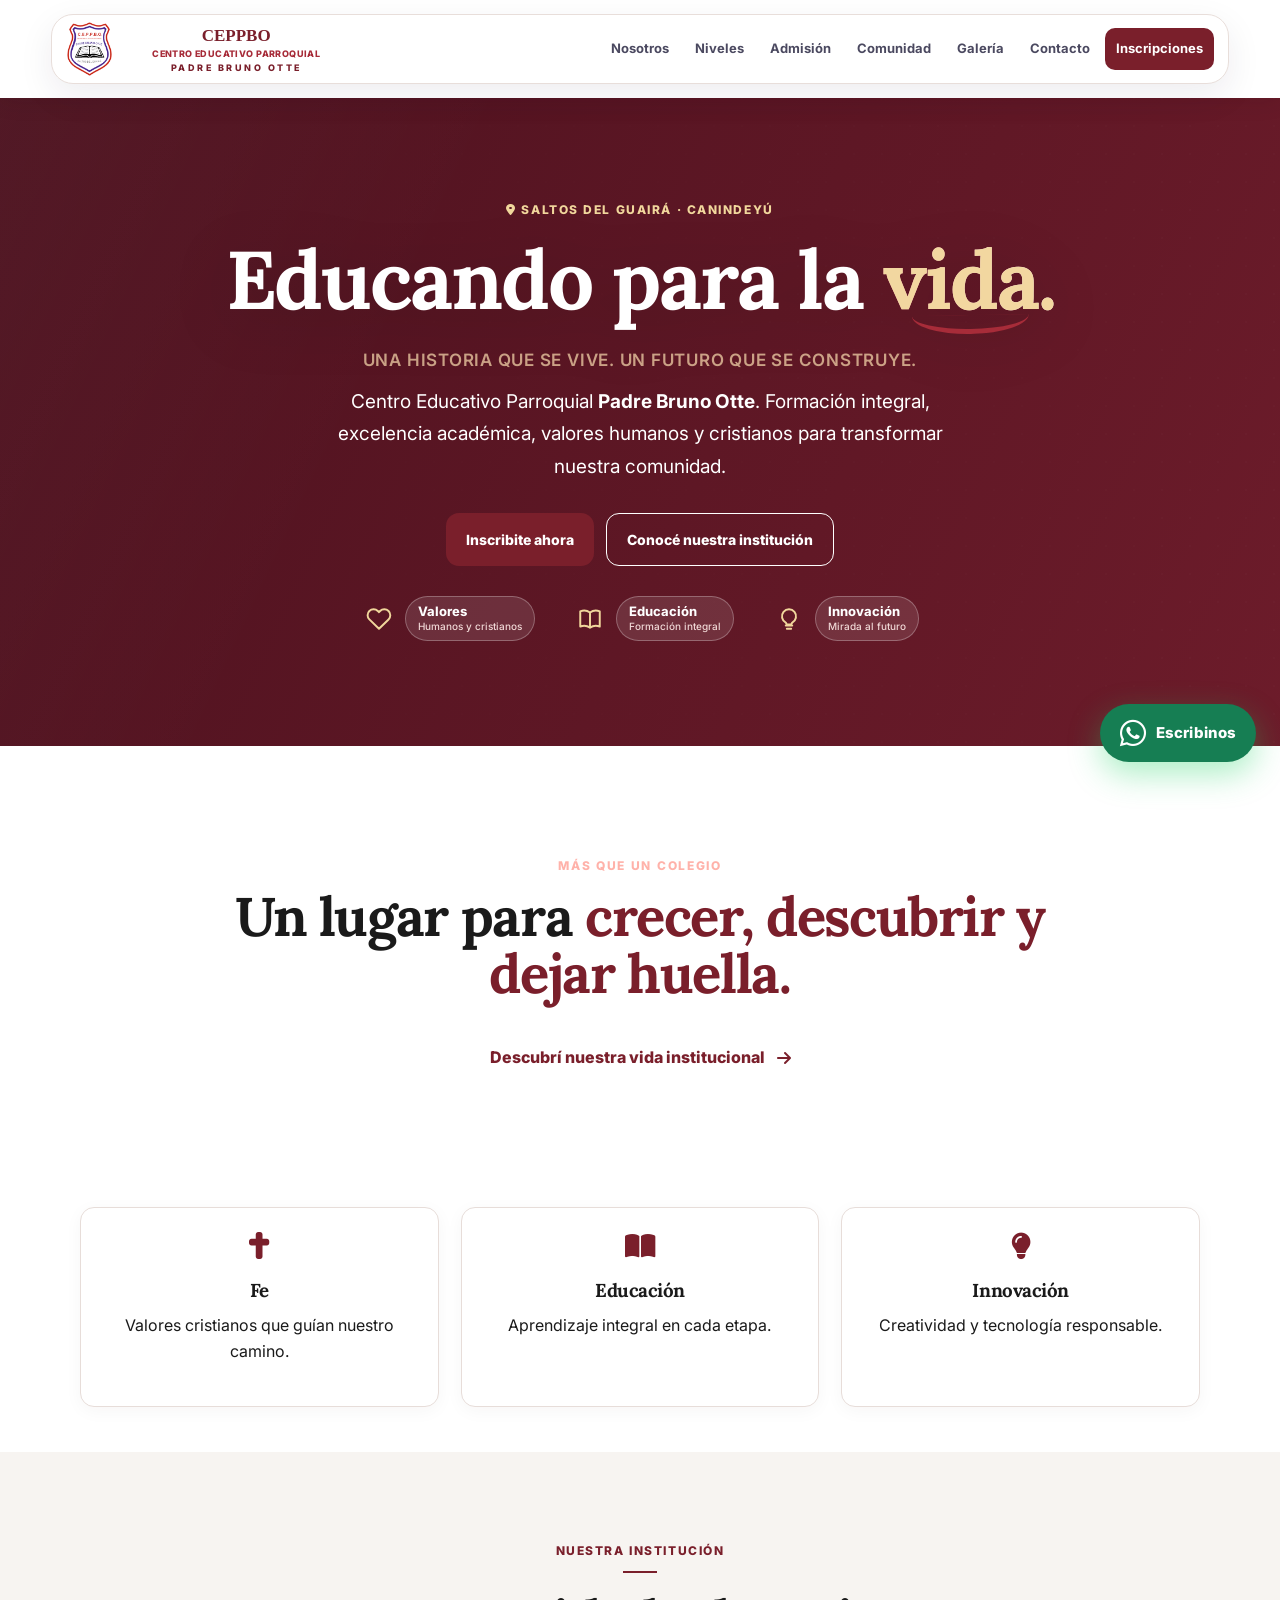
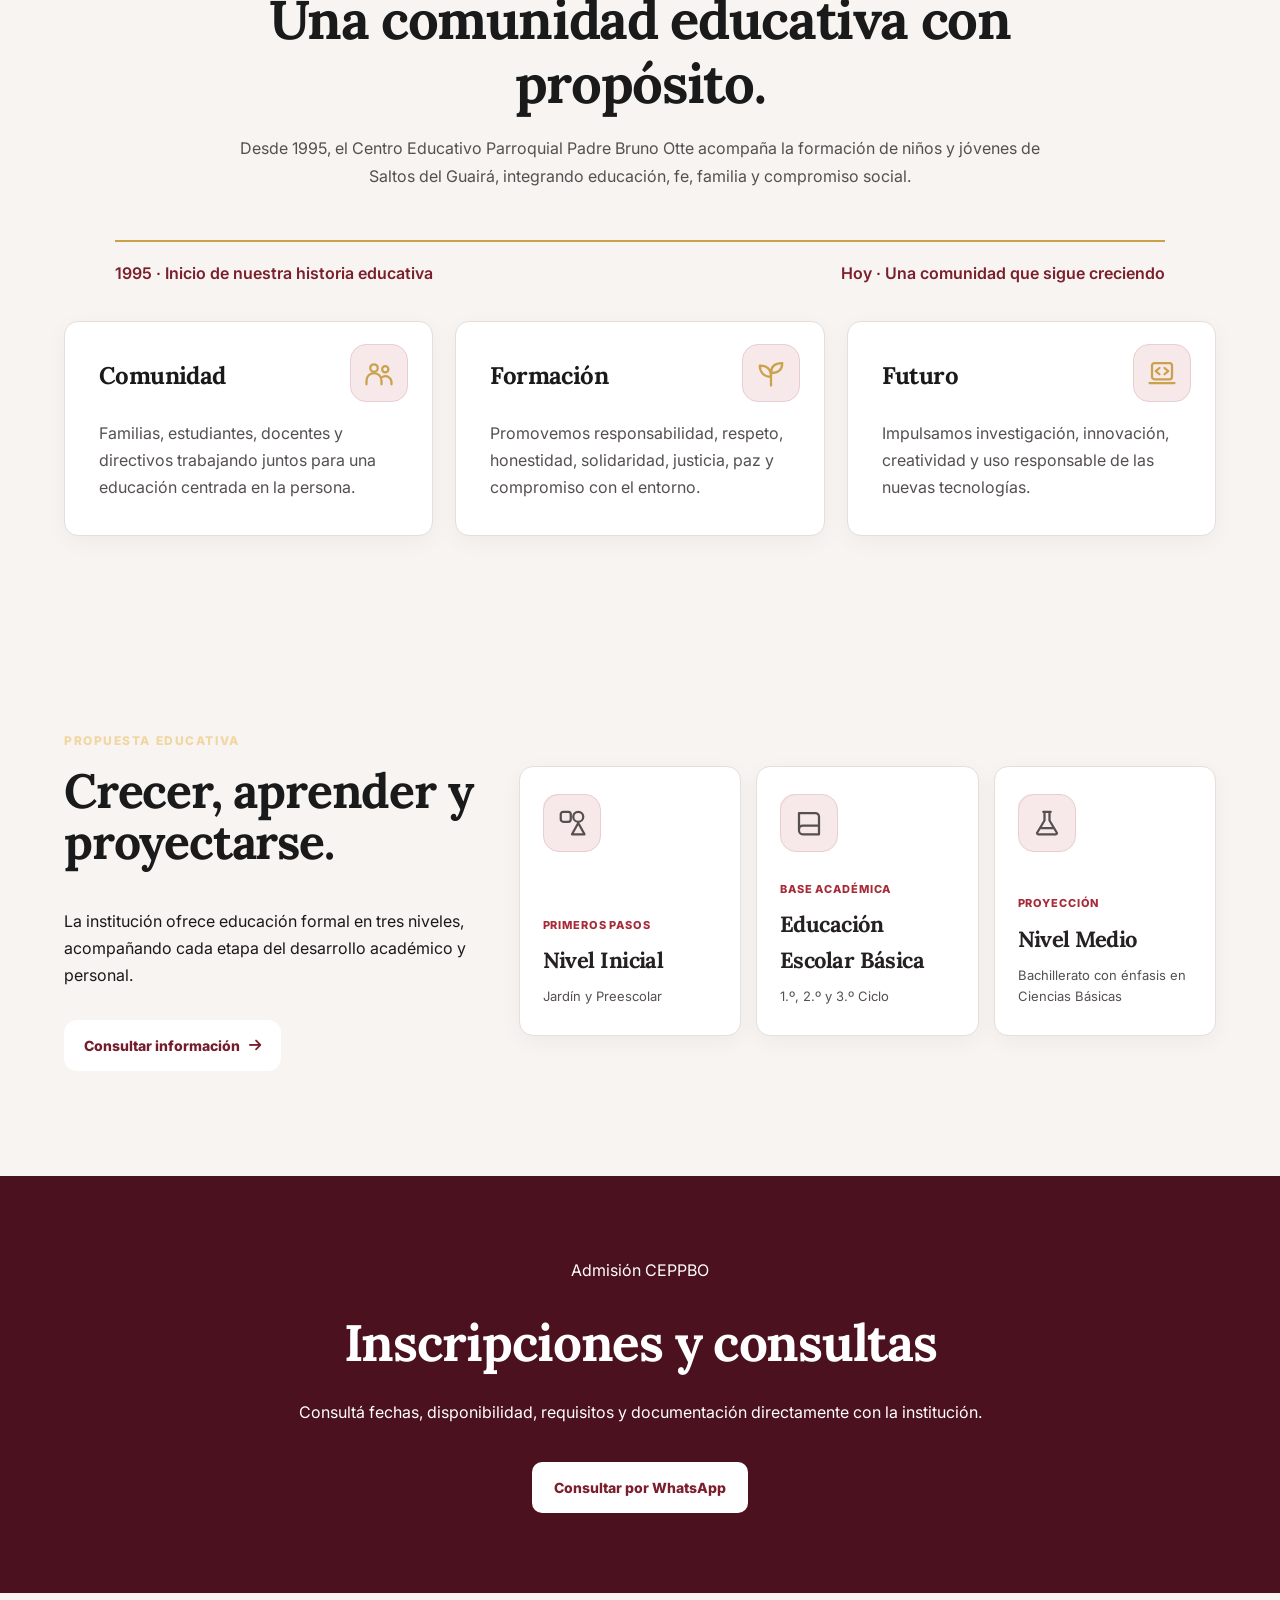
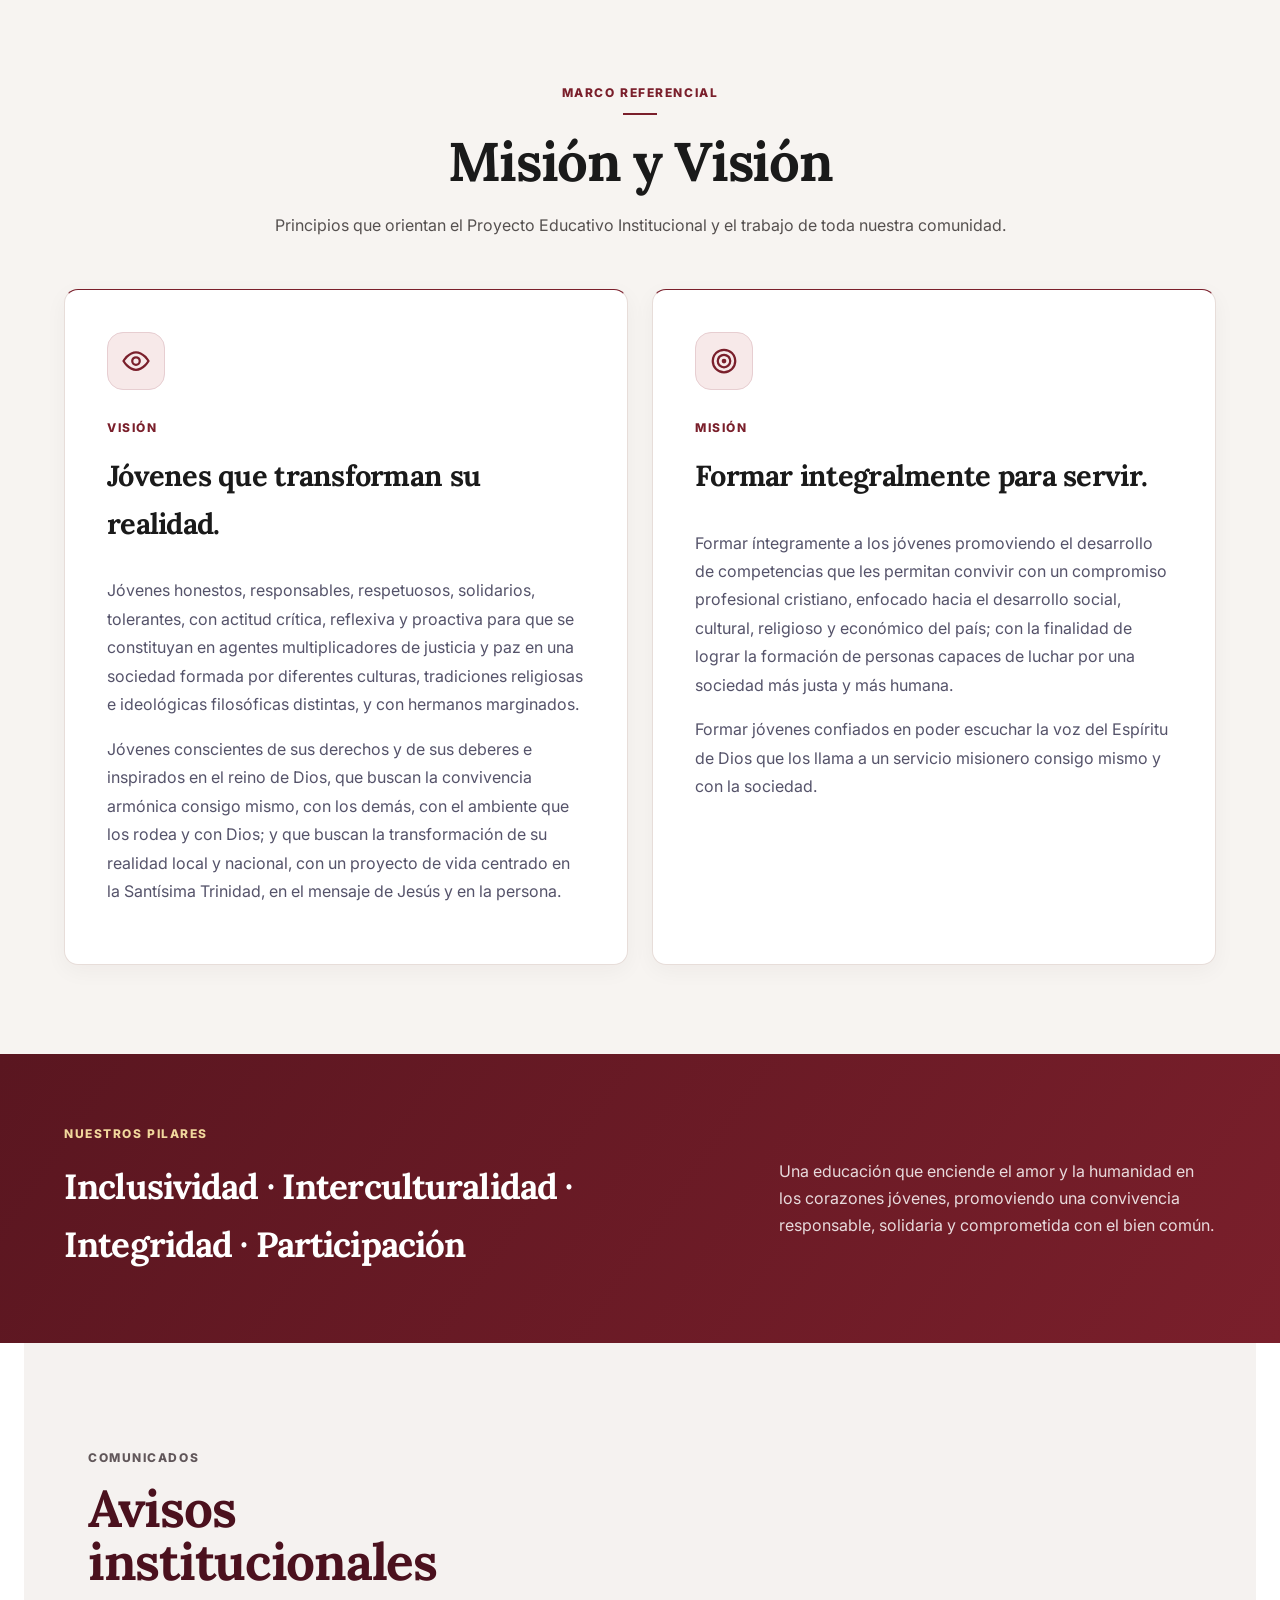
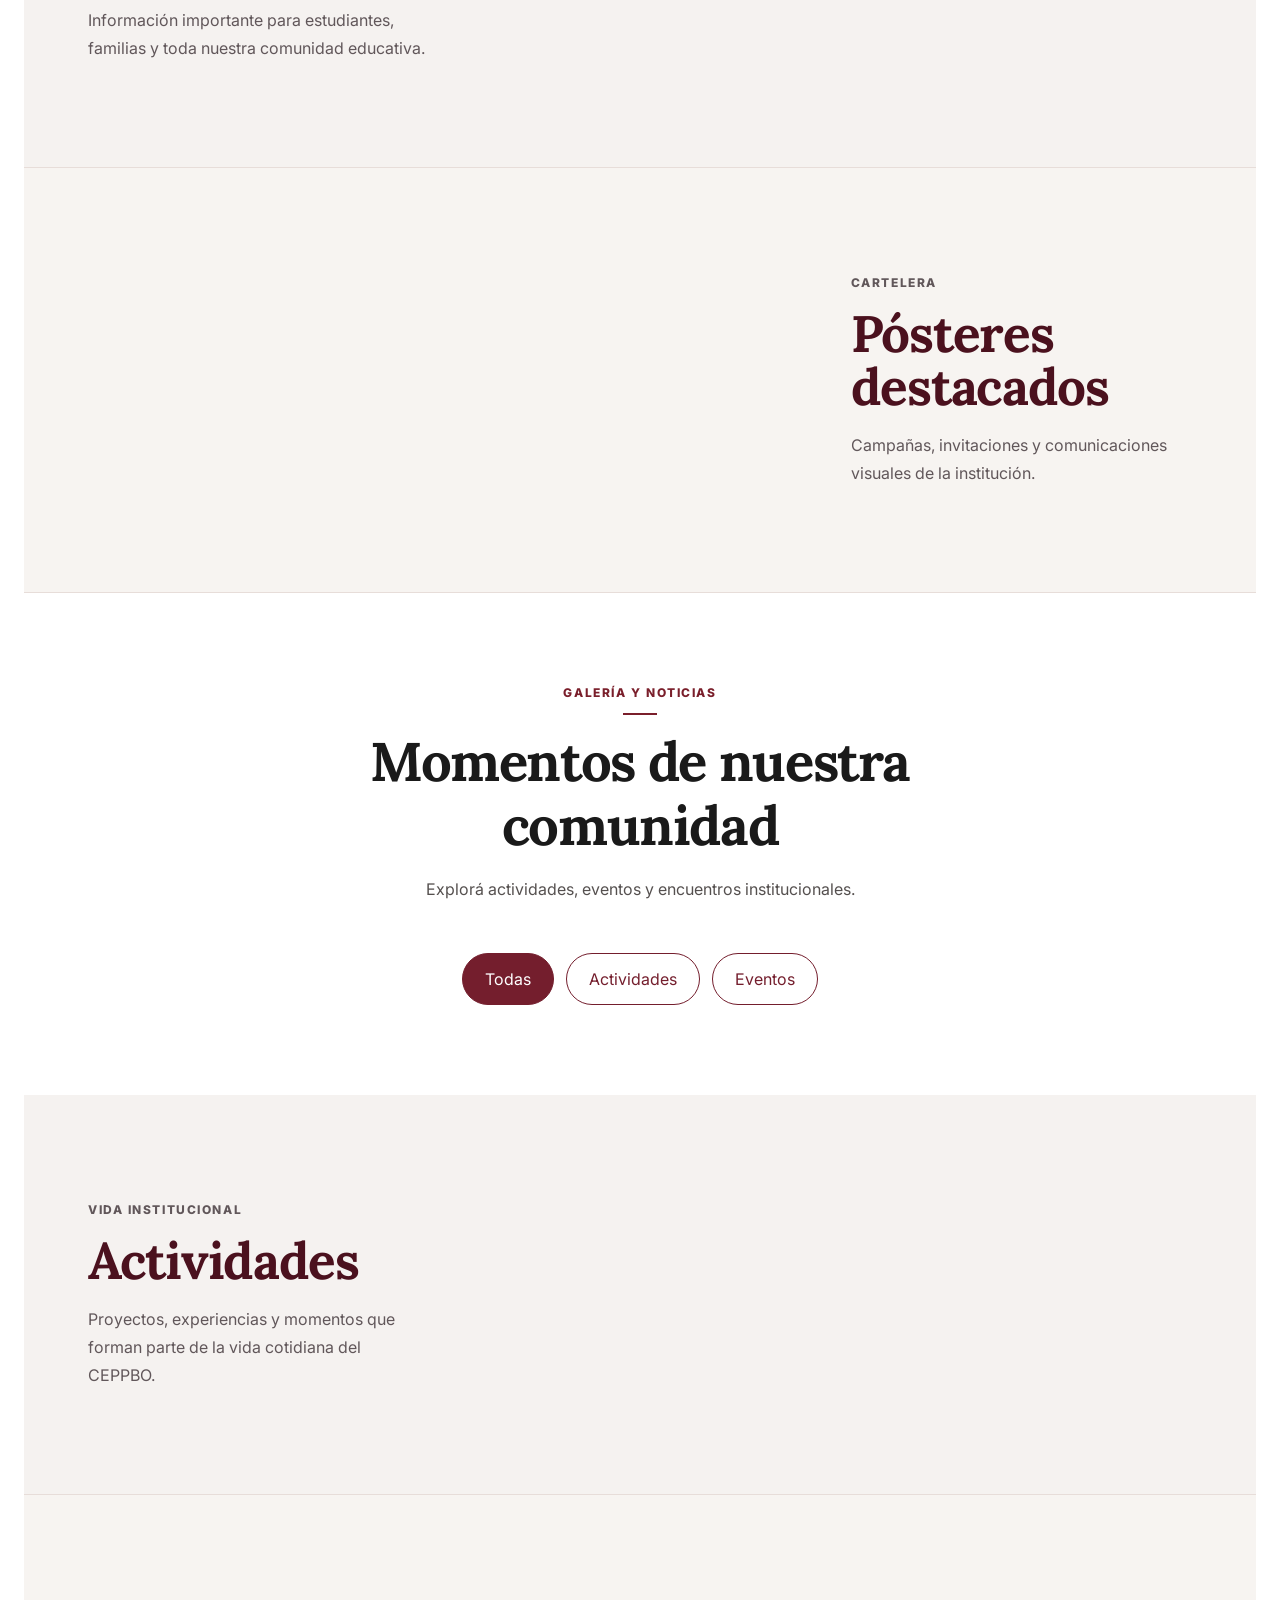
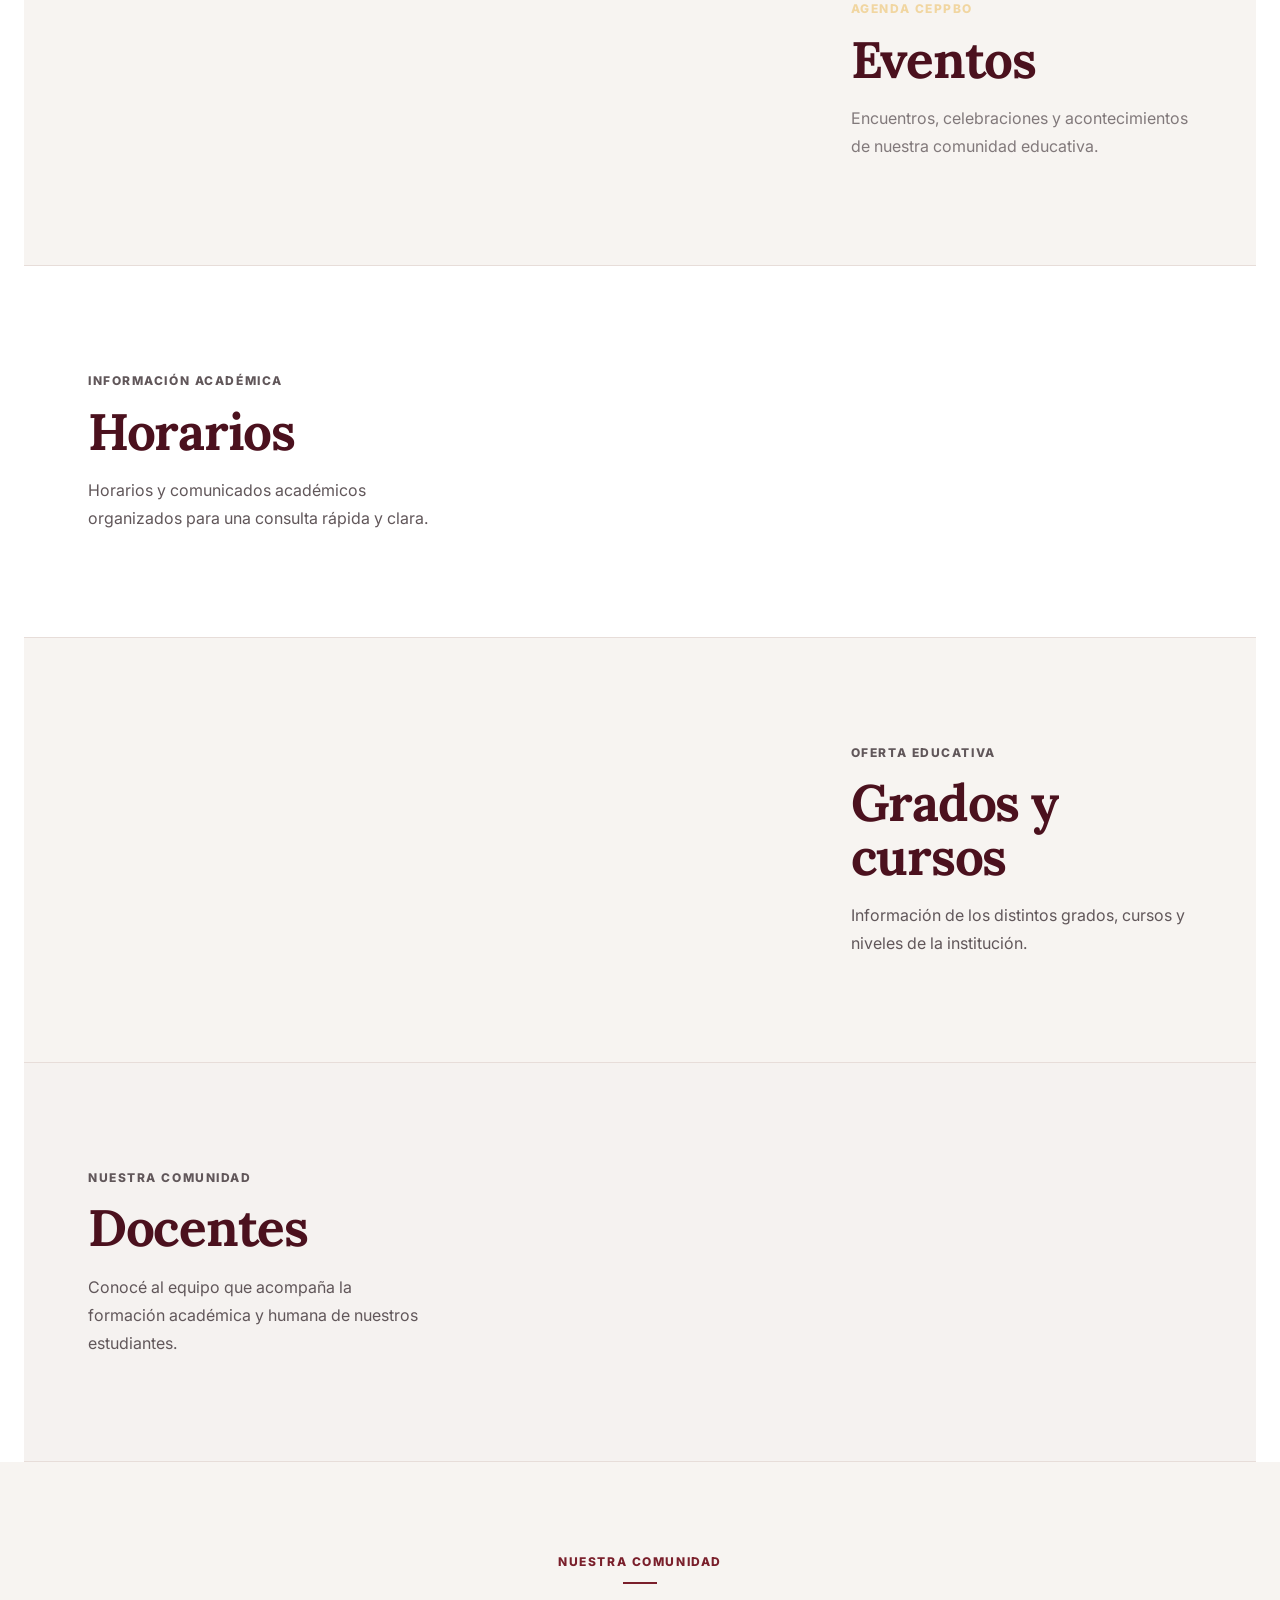
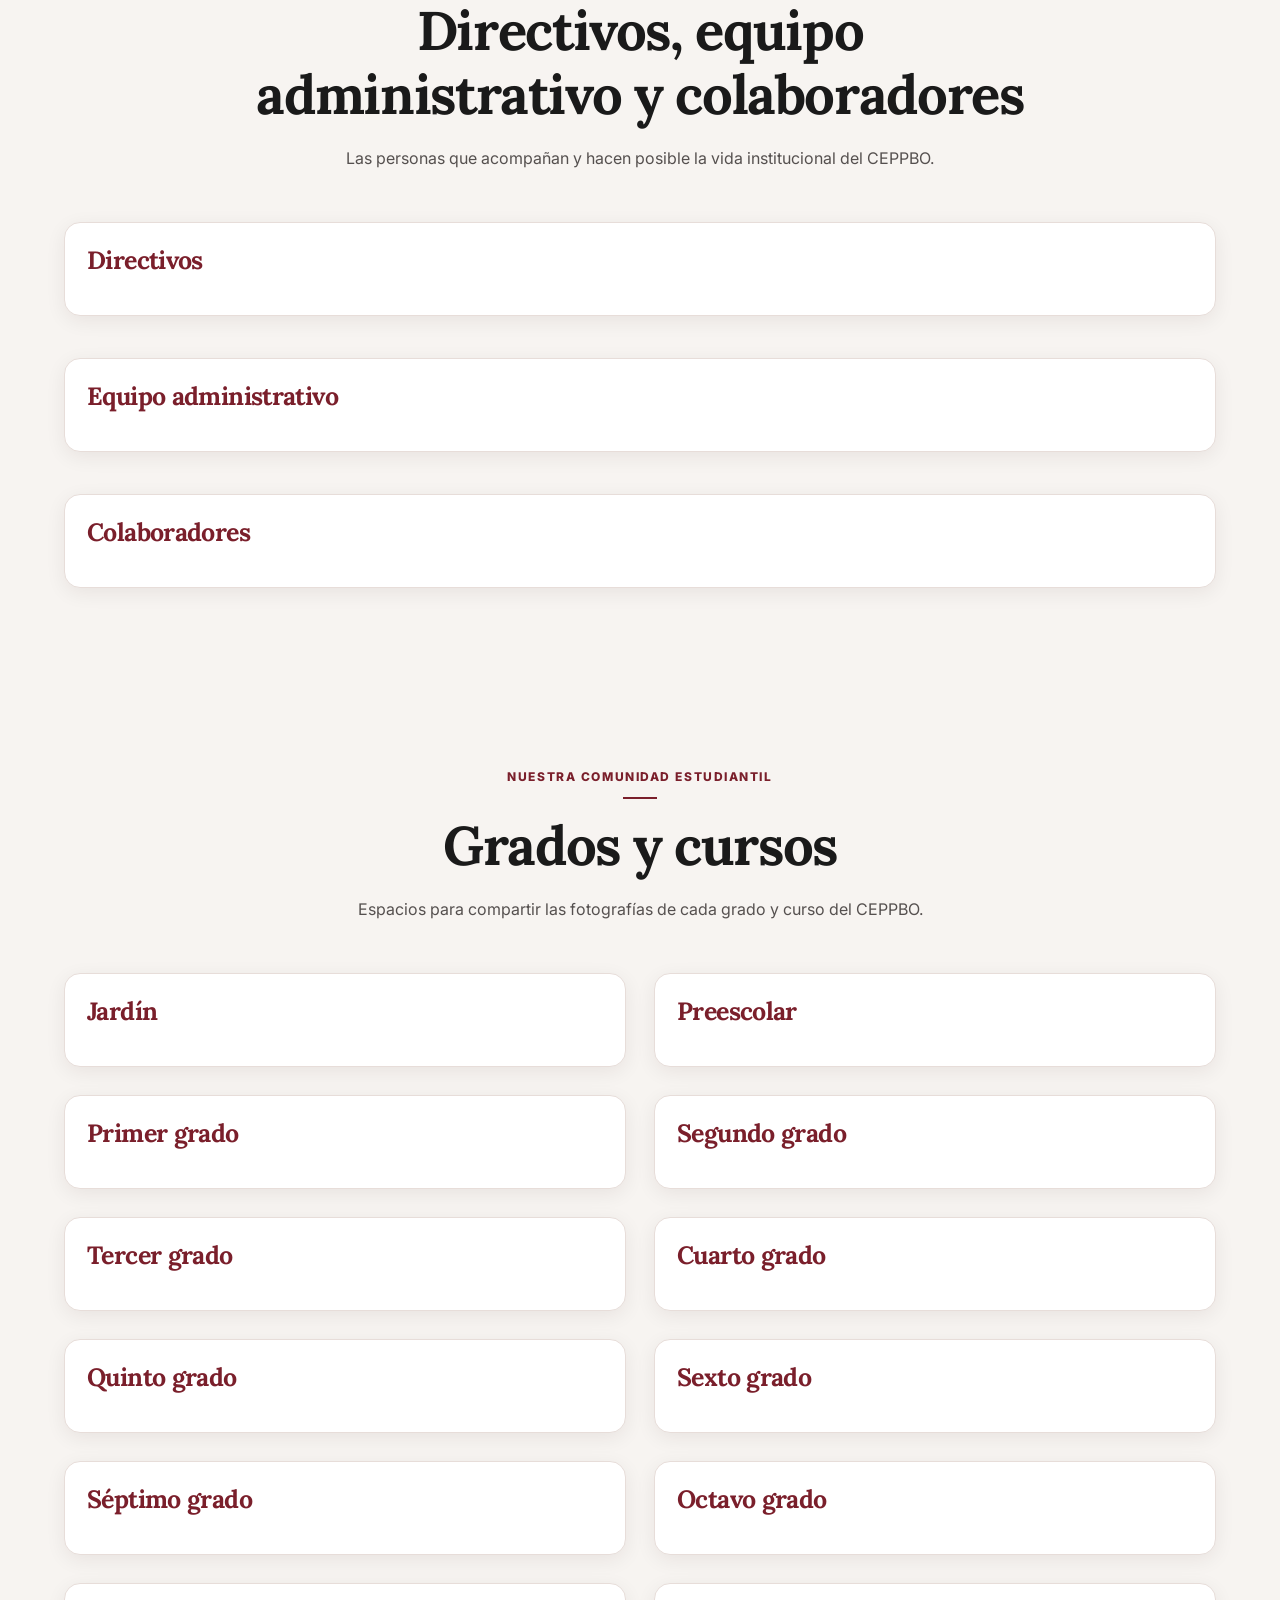
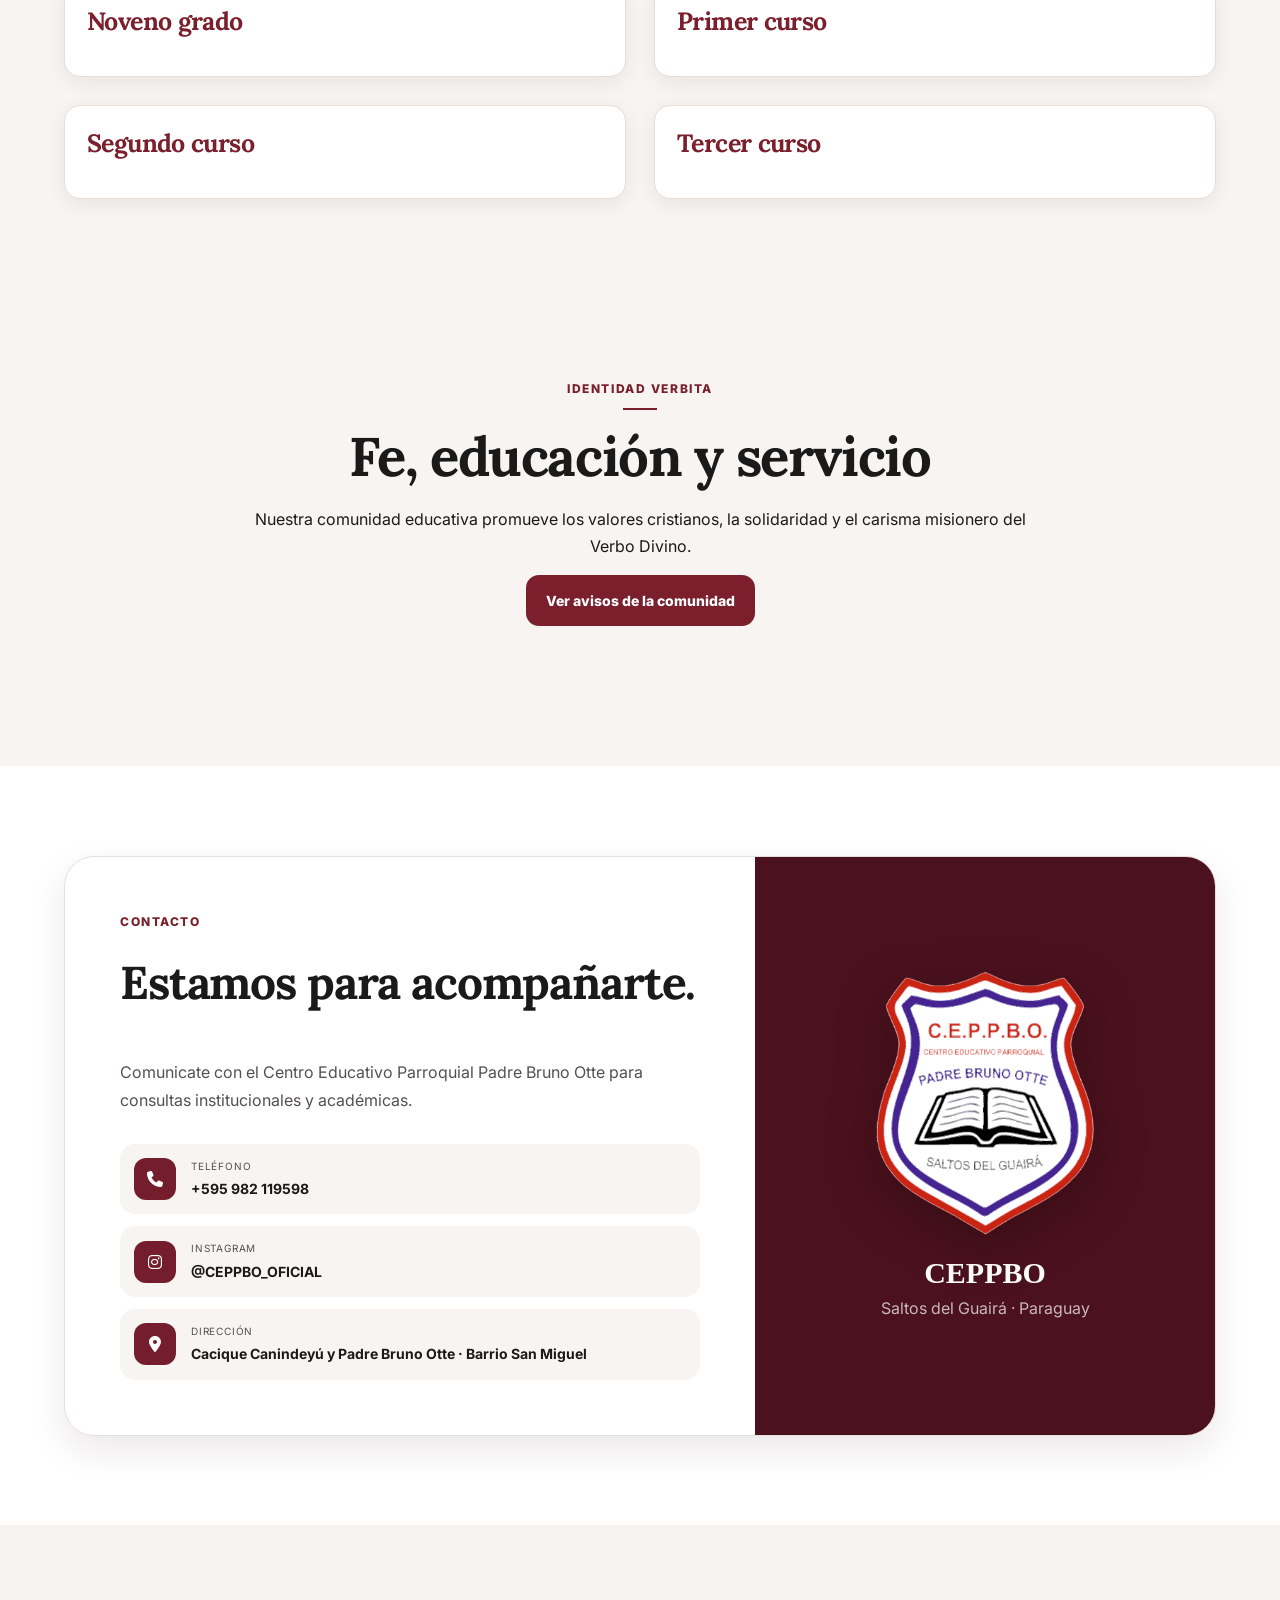
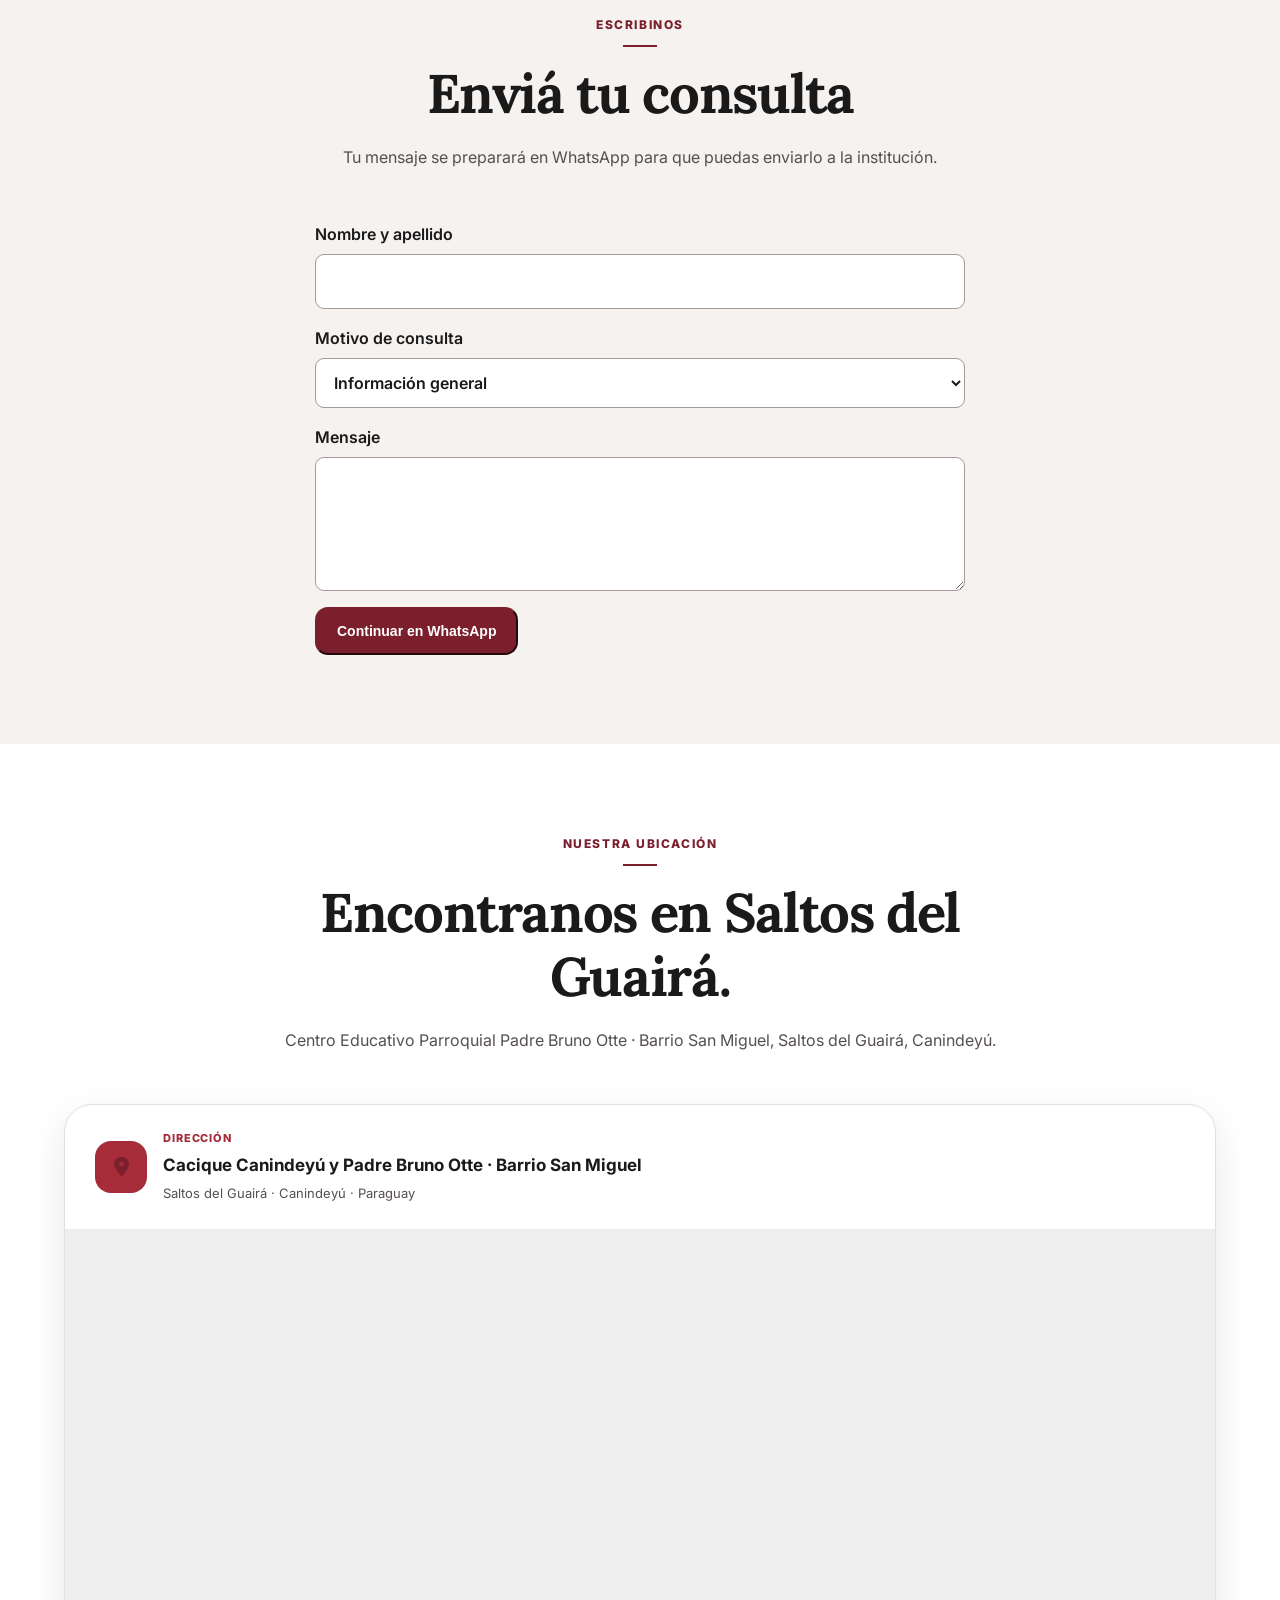
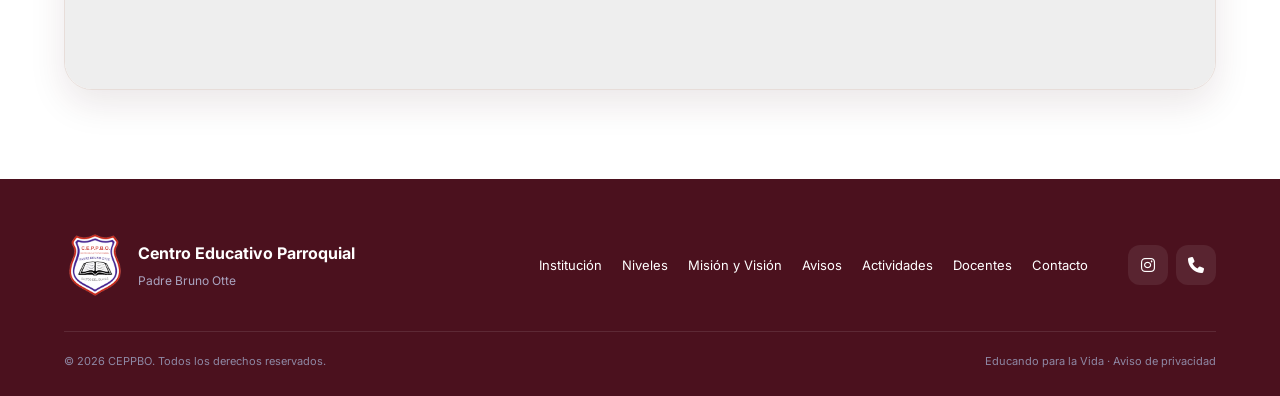
<file: index.html>
<!doctype html>
<html lang="es">
<head>
  <meta charset="utf-8">
  <meta name="viewport" content="width=device-width,initial-scale=1">
  <meta name="theme-color" content="#7A1F2B">
  <meta name="description" content="Sitio oficial del Centro Educativo Parroquial Padre Bruno Otte, Saltos del Guairá, Canindeyú.">
  <title>CEPPBO | Centro Educativo Parroquial Padre Bruno Otte</title>
  <link rel="icon" type="image/png" href="assets/ceppbo-logo.png">
  <link rel="preconnect" href="https://fonts.googleapis.com">
  <link rel="preconnect" href="https://fonts.gstatic.com" crossorigin>
  <link href="https://fonts.googleapis.com/css2?family=Inter:wght@400;500;600;700&family=Lora:wght@400;500;600;700&display=swap" rel="stylesheet">
  <link rel="stylesheet" href="https://cdnjs.cloudflare.com/ajax/libs/font-awesome/6.7.2/css/all.min.css">
  <link rel="stylesheet" href="styles.css"><link rel="stylesheet" href="institutional.css?v=20261012visor2">
<meta property="og:type" content="website"><meta property="og:description" content="Colegio católico verbita de Saltos del Guairá, Canindeyú. Educando para la vida."><meta property="og:image" content="https://ceppbo.gutechti.com/assets/ceppbo-logo.png"><meta property="og:title" content="CEPPBO | Educando para la vida"><meta property="og:url" content="https://ceppbo.gutechti.com/"><link rel="canonical" href="https://ceppbo.gutechti.com/"></head>
<body>
<div class="scroll-progress" id="scrollProgress"></div>
<a class="skip-link" href="#contenido">Saltar al contenido</a>
<header class="site-header" id="inicio">
  <div class="header-inner">
    <a class="brand" href="#inicio" aria-label="CEPPBO, ir al inicio"><img src="assets/ceppbo-logo.png" alt="Escudo CEPPBO"><span><strong>CEPPBO</strong><small>Centro Educativo Parroquial</small><em>Padre Bruno Otte</em></span></a>
    <button class="menu-toggle" id="menuToggle" aria-label="Abrir menú" aria-expanded="false"><i class="fa-solid fa-bars"></i></button>
    <nav class="nav" id="mainNav" aria-label="Menú principal"><a href="#institucion">Nosotros</a><a href="#niveles">Niveles</a><a href="#inscripciones">Admisión</a><a href="#equipo">Comunidad</a><a href="#galeria">Galería</a><a href="#contacto">Contacto</a><a class="button primary" href="#inscripciones">Inscripciones</a></nav>
    
  </div>
</header>

<main id="contenido">
<section class="hero">
  <div class="hero-orbit orbit-one"></div><div class="hero-orbit orbit-two"></div>
  <div class="hero-shape shape-a"></div><div class="hero-shape shape-b"></div>
  <div class="hero-inner">
    <div class="hero-copy reveal">
      <p class="eyebrow"><i class="fa-solid fa-location-dot"></i> Saltos del Guairá · Canindeyú</p>
      <h1>Educando para la <span>vida.</span></h1>
      <p class="hero-kicker">Una historia que se vive. Un futuro que se construye.</p><p class="hero-lead">Centro Educativo Parroquial <strong>Padre Bruno Otte</strong>. Formación integral, excelencia académica, valores humanos y cristianos para transformar nuestra comunidad.</p>
      <div class="hero-actions"><a class="button primary" href="#inscripciones">Inscribite ahora</a><a class="button ghost" href="#institucion">Conocé nuestra institución</a></div>
      <div class="hero-tags" aria-label="Nuestros pilares"><span class="hero-pill"><span class="hero-pill-icon"><svg viewBox="0 0 24 24" aria-hidden="true" focusable="false" fill="none" stroke="currentColor" stroke-width="1.8" stroke-linecap="round" stroke-linejoin="round"><path d="M20.8 4.6a5.5 5.5 0 0 0-7.8 0L12 5.7l-1.1-1.1a5.5 5.5 0 0 0-7.8 7.8L12 21l8.8-8.6a5.5 5.5 0 0 0 0-7.8Z"/></svg></span><span class="hero-pill-text"><strong>Valores</strong><small>Humanos y cristianos</small></span></span><span class="hero-pill"><span class="hero-pill-icon"><svg viewBox="0 0 24 24" aria-hidden="true" focusable="false" fill="none" stroke="currentColor" stroke-width="1.8" stroke-linecap="round" stroke-linejoin="round"><path d="M12 6c-2.7-1.9-6-2.2-9-1v14c3-1.2 6.3-.9 9 1 2.7-1.9 6-2.2 9-1V5c-3-1.2-6.3-.9-9 1ZM12 6v14"/></svg></span><span class="hero-pill-text"><strong>Educación</strong><small>Formación integral</small></span></span><span class="hero-pill"><span class="hero-pill-icon"><svg viewBox="0 0 24 24" aria-hidden="true" focusable="false" fill="none" stroke="currentColor" stroke-width="1.8" stroke-linecap="round" stroke-linejoin="round"><path d="M9 18h6M10 21h4M9 15.3a6.5 6.5 0 1 1 6 0L14 17h-4l-1-1.7Z"/></svg></span><span class="hero-pill-text"><strong>Innovación</strong><small>Mirada al futuro</small></span></span></div>
    </div>
    <div class="hero-logo reveal"><div class="logo-halo"></div><img src="assets/ceppbo-logo.png" alt="Escudo del Centro Educativo Parroquial Padre Bruno Otte"><p>Centro Educativo Parroquial</p><strong>Padre Bruno Otte</strong></div>
  </div>
</section>
<section class="experience reveal" aria-label="Descubrir CEPPBO"><div class="experience-inner"><p>Más que un colegio</p><h2>Un lugar para <span>crecer, descubrir y dejar huella.</span></h2><a href="#actividades">Descubrí nuestra vida institucional <i class="fa-solid fa-arrow-right"></i></a></div></section>

<section class="section values-strip" aria-label="Nuestros valores"><div class="values-strip-grid"><article><i class="fa-solid fa-cross" aria-hidden="true"></i><h3>Fe</h3><p>Valores cristianos que guían nuestro camino.</p></article><article><i class="fa-solid fa-book-open" aria-hidden="true"></i><h3>Educación</h3><p>Aprendizaje integral en cada etapa.</p></article><article><i class="fa-solid fa-lightbulb" aria-hidden="true"></i><h3>Innovación</h3><p>Creatividad y tecnología responsable.</p></article></div></section><section class="section intro" id="institucion">
  <div class="section-heading reveal"><p class="eyebrow">Nuestra institución</p><h2>Una comunidad educativa con propósito.</h2><p>Desde 1995, el Centro Educativo Parroquial Padre Bruno Otte acompaña la formación de niños y jóvenes de Saltos del Guairá, integrando educación, fe, familia y compromiso social.</p></div>
  <div class="history-line"><span>1995 · Inicio de nuestra historia educativa</span><span>Hoy · Una comunidad que sigue creciendo</span></div><div class="intro-grid">
    <article class="feature-card reveal"><span>01</span><span class="icon-illustration" aria-hidden="true"><svg viewBox="0 0 24 24" xmlns="http://www.w3.org/2000/svg"><circle cx="8" cy="8" r="3"/><circle cx="17" cy="9" r="2.5"/><path d="M2 21v-3a6 6 0 0 1 12 0v3M15 15a5 5 0 0 1 7 5v1"/></svg></span><h3>Comunidad</h3><p>Familias, estudiantes, docentes y directivos trabajando juntos para una educación centrada en la persona.</p></article>
    <article class="feature-card reveal"><span>02</span><span class="icon-illustration" aria-hidden="true"><svg viewBox="0 0 24 24" xmlns="http://www.w3.org/2000/svg"><path d="M12 22V11M12 15c-6 0-9-4-9-9 6 0 9 3 9 9ZM12 12c0-5 3-8 9-8 0 5-3 8-9 8Z"/></svg></span><h3>Formación</h3><p>Promovemos responsabilidad, respeto, honestidad, solidaridad, justicia, paz y compromiso con el entorno.</p></article>
    <article class="feature-card reveal"><span>03</span><span class="icon-illustration" aria-hidden="true"><svg viewBox="0 0 24 24" xmlns="http://www.w3.org/2000/svg"><rect x="4" y="4" width="16" height="13" rx="2"/><path d="M2 20h20M10 8l-3 2.5 3 2.5M14 8l3 2.5-3 2.5"/></svg></span><h3>Futuro</h3><p>Impulsamos investigación, innovación, creatividad y uso responsable de las nuevas tecnologías.</p></article>
  </div>
</section>

<section class="levels" id="niveles">
  <div class="levels-inner">
    <div class="levels-copy reveal"><p class="eyebrow light">Propuesta educativa</p><h2>Crecer, aprender y proyectarse.</h2><p>La institución ofrece educación formal en tres niveles, acompañando cada etapa del desarrollo académico y personal.</p><a class="button white" href="#inscripciones">Consultar información <i class="fa-solid fa-arrow-right"></i></a></div>
    <div class="level-cards">
      <article class="level-card reveal"><div class="level-icon"><span class="icon-illustration" aria-hidden="true"><svg viewBox="0 0 24 24" xmlns="http://www.w3.org/2000/svg"><rect x="3" y="3" width="8" height="8" rx="2"/><circle cx="17" cy="7" r="4"/><path d="m12 21 5-9 5 9Z"/></svg></span></div><p>Primeros pasos</p><h3>Nivel Inicial</h3><span>Jardín y Preescolar</span></article>
      <article class="level-card reveal"><div class="level-icon"><span class="icon-illustration" aria-hidden="true"><svg viewBox="0 0 24 24" xmlns="http://www.w3.org/2000/svg"><path d="M4 4h13a3 3 0 0 1 3 3v14H7a3 3 0 0 1-3-3V4Zm0 13a3 3 0 0 1 3-3h13"/></svg></span></div><p>Base académica</p><h3>Educación Escolar Básica</h3><span>1.º, 2.º y 3.º Ciclo</span></article>
      <article class="level-card reveal"><div class="level-icon"><span class="icon-illustration" aria-hidden="true"><svg viewBox="0 0 24 24" xmlns="http://www.w3.org/2000/svg"><path d="M9 3h6M10 3v7L4 20a1 1 0 0 0 1 1h14a1 1 0 0 0 1-1l-6-10V3M7 16h10"/></svg></span></div><p>Proyección</p><h3>Nivel Medio</h3><span>Bachillerato con énfasis en Ciencias Básicas</span></article>
    </div>
  </div>
</section>

<section class="enrollment" id="inscripciones"><div><p>Admisión CEPPBO</p><h2>Inscripciones y consultas</h2><p>Consultá fechas, disponibilidad, requisitos y documentación directamente con la institución.</p><a class="button white" href="https://wa.me/595982119598?text=Hola%2C%20quisiera%20informaci%C3%B3n%20sobre%20inscripciones" target="_blank" rel="noopener">Consultar por WhatsApp</a></div></section><section class="section mv" id="mision-vision">
  <div class="section-heading reveal"><p class="eyebrow">Marco referencial</p><h2>Misión y Visión</h2><p>Principios que orientan el Proyecto Educativo Institucional y el trabajo de toda nuestra comunidad.</p></div>
  <div class="mv-grid">
    <article class="mv-card vision reveal"><div class="mv-icon"><span class="icon-illustration" aria-hidden="true"><svg viewBox="0 0 24 24" xmlns="http://www.w3.org/2000/svg"><path d="M2 12s4-7 10-7 10 7 10 7-4 7-10 7S2 12 2 12Z"/><circle cx="12" cy="12" r="3"/></svg></span></div><p class="eyebrow">Visión</p><h3>Jóvenes que transforman su realidad.</h3><p>Jóvenes honestos, responsables, respetuosos, solidarios, tolerantes, con actitud crítica, reflexiva y proactiva para que se constituyan en agentes multiplicadores de justicia y paz en una sociedad formada por diferentes culturas, tradiciones religiosas e ideológicas filosóficas distintas, y con hermanos marginados.</p><p>Jóvenes conscientes de sus derechos y de sus deberes e inspirados en el reino de Dios, que buscan la convivencia armónica consigo mismo, con los demás, con el ambiente que los rodea y con Dios; y que buscan la transformación de su realidad local y nacional, con un proyecto de vida centrado en la Santísima Trinidad, en el mensaje de Jesús y en la persona.</p></article>
    <article class="mv-card mission reveal"><div class="mv-icon"><span class="icon-illustration" aria-hidden="true"><svg viewBox="0 0 24 24" xmlns="http://www.w3.org/2000/svg"><circle cx="12" cy="12" r="9"/><circle cx="12" cy="12" r="5"/><circle cx="12" cy="12" r="1"/></svg></span></div><p class="eyebrow">Misión</p><h3>Formar integralmente para servir.</h3><p>Formar íntegramente a los jóvenes promoviendo el desarrollo de competencias que les permitan convivir con un compromiso profesional cristiano, enfocado hacia el desarrollo social, cultural, religioso y económico del país; con la finalidad de lograr la formación de personas capaces de luchar por una sociedad más justa y más humana.</p><p>Formar jóvenes confiados en poder escuchar la voz del Espíritu de Dios que los llama a un servicio misionero consigo mismo y con la sociedad.</p></article>
  </div>
</section>

<section class="values">
  <div class="values-inner reveal"><div><p class="eyebrow light">Nuestros pilares</p><h2>Inclusividad · Interculturalidad · Integridad · Participación</h2></div><p>Una educación que enciende el amor y la humanidad en los corazones jóvenes, promoviendo una convivencia responsable, solidaria y comprometida con el bien común.</p></div>
</section>

<section class="drive-showcase" id="avisos">
  <div class="drive-band drive-left">
    <div class="drive-band-copy reveal"><p class="eyebrow">Comunicados</p><h2>Avisos institucionales</h2><p>Información importante para estudiantes, familias y toda nuestra comunidad educativa.</p></div>
    <div class="drive-band-media"><div class="media-grid poster-grid" id="drive-avisos"></div></div>
  </div>
  <div class="drive-band drive-right drive-soft">
    <div class="drive-band-copy reveal"><p class="eyebrow">Cartelera</p><h2>Pósteres destacados</h2><p>Campañas, invitaciones y comunicaciones visuales de la institución.</p></div>
    <div class="drive-band-media"><div class="media-grid poster-grid" id="drive-posters"></div></div>
  </div>
</section>

<section class="section gallery-tools" id="galeria"><div class="section-heading"><p class="eyebrow">Galería y noticias</p><h2>Momentos de nuestra comunidad</h2><p>Explorá actividades, eventos y encuentros institucionales.</p></div><div class="gallery-filters" role="group" aria-label="Filtrar fotografías"><button type="button" class="active" data-gallery-filter="all" aria-pressed="true">Todas</button><button type="button" data-gallery-filter="actividades" aria-pressed="false">Actividades</button><button type="button" data-gallery-filter="eventos" aria-pressed="false">Eventos</button></div></section><section class="drive-showcase gallery-content" id="actividades">
  <div class="drive-band drive-left">
    <div class="drive-band-copy reveal"><p class="eyebrow">Vida institucional</p><h2>Actividades</h2><p>Proyectos, experiencias y momentos que forman parte de la vida cotidiana del CEPPBO.</p></div>
    <div class="drive-band-media"><div class="media-grid landscape-grid" id="drive-actividades"></div></div>
  </div>
  <div class="drive-band drive-right drive-violet">
    <div class="drive-band-copy reveal"><p class="eyebrow light">Agenda CEPPBO</p><h2>Eventos</h2><p>Encuentros, celebraciones y acontecimientos de nuestra comunidad educativa.</p></div>
    <div class="drive-band-media"><div class="media-grid landscape-grid" id="drive-eventos"></div></div>
  </div>
</section>

<section class="drive-showcase" id="horarios">
  <div class="drive-band drive-left drive-soft">
    <div class="drive-band-copy reveal"><p class="eyebrow">Información académica</p><h2>Horarios</h2><p>Horarios y comunicados académicos organizados para una consulta rápida y clara.</p></div>
    <div class="drive-band-media"><div class="media-grid poster-grid" id="drive-horarios"></div></div>
  </div>
  <div class="drive-band drive-right">
    <div class="drive-band-copy reveal"><p class="eyebrow">Oferta educativa</p><h2>Grados y cursos</h2><p>Información de los distintos grados, cursos y niveles de la institución.</p></div>
    <div class="drive-band-media"><div class="media-grid landscape-grid" id="drive-grados_cursos"></div></div>
  </div>
</section>

<section class="drive-showcase" id="docentes">
  <div class="drive-band drive-left drive-teachers">
    <div class="drive-band-copy reveal"><p class="eyebrow">Nuestra comunidad</p><h2>Docentes</h2><p>Conocé al equipo que acompaña la formación académica y humana de nuestros estudiantes.</p></div>
    <div class="drive-band-media"><div class="media-grid teacher-grid" id="drive-docentes"></div></div>
  </div>
</section>


<section class="section community-directory" id="equipo">
  <div class="section-heading reveal"><p class="eyebrow">Nuestra comunidad</p><h2>Directivos, equipo administrativo y colaboradores</h2><p>Las personas que acompañan y hacen posible la vida institucional del CEPPBO.</p></div>
  <div class="community-block"><h3>Directivos</h3><div class="media-grid teacher-grid" id="drive-directivos"></div></div>
  <div class="community-block"><h3>Equipo administrativo</h3><div class="media-grid teacher-grid" id="drive-equipo_administrativo"></div></div>
  <div class="community-block"><h3>Colaboradores</h3><div class="media-grid teacher-grid" id="drive-colaboradores"></div></div>
</section>

<section class="section grade-directory" id="comunidades">
  <div class="section-heading reveal"><p class="eyebrow">Nuestra comunidad estudiantil</p><h2>Grados y cursos</h2><p>Espacios para compartir las fotografías de cada grado y curso del CEPPBO.</p></div>
  <div class="grade-sections">
    <div class="grade-block reveal"><h3>Jardín</h3><div class="media-grid landscape-grid" id="drive-jardin"></div></div>
    <div class="grade-block reveal"><h3>Preescolar</h3><div class="media-grid landscape-grid" id="drive-preescolar"></div></div>
    <div class="grade-block reveal"><h3>Primer grado</h3><div class="media-grid landscape-grid" id="drive-primer_grado"></div></div>
    <div class="grade-block reveal"><h3>Segundo grado</h3><div class="media-grid landscape-grid" id="drive-segundo_grado"></div></div>
    <div class="grade-block reveal"><h3>Tercer grado</h3><div class="media-grid landscape-grid" id="drive-tercer_grado"></div></div>
    <div class="grade-block reveal"><h3>Cuarto grado</h3><div class="media-grid landscape-grid" id="drive-cuarto_grado"></div></div>
    <div class="grade-block reveal"><h3>Quinto grado</h3><div class="media-grid landscape-grid" id="drive-quinto_grado"></div></div>
    <div class="grade-block reveal"><h3>Sexto grado</h3><div class="media-grid landscape-grid" id="drive-sexto_grado"></div></div>
    <div class="grade-block reveal"><h3>Séptimo grado</h3><div class="media-grid landscape-grid" id="drive-septimo_grado"></div></div>
    <div class="grade-block reveal"><h3>Octavo grado</h3><div class="media-grid landscape-grid" id="drive-octavo_grado"></div></div>
    <div class="grade-block reveal"><h3>Noveno grado</h3><div class="media-grid landscape-grid" id="drive-noveno_grado"></div></div>
    <div class="grade-block reveal"><h3>Primer curso</h3><div class="media-grid landscape-grid" id="drive-primer_curso"></div></div>
    <div class="grade-block reveal"><h3>Segundo curso</h3><div class="media-grid landscape-grid" id="drive-segundo_curso"></div></div>
    <div class="grade-block reveal"><h3>Tercer curso</h3><div class="media-grid landscape-grid" id="drive-tercer_curso"></div></div>
  </div>
</section>

<section class="section pastoral" id="pastoral"><div class="section-heading"><p class="eyebrow">Identidad verbita</p><h2>Fe, educación y servicio</h2><p>Nuestra comunidad educativa promueve los valores cristianos, la solidaridad y el carisma misionero del Verbo Divino.</p><a class="button primary" href="#avisos">Ver avisos de la comunidad</a></div></section><section class="section contact" id="contacto">
  <div class="contact-card reveal">
    <div class="contact-copy"><p class="eyebrow">Contacto</p><h2>Estamos para acompañarte.</h2><p>Comunicate con el Centro Educativo Parroquial Padre Bruno Otte para consultas institucionales y académicas.</p>
      <div class="contact-list"><a href="tel:+595982119598"><i class="fa-solid fa-phone"></i><span><small>Teléfono</small><strong>+595 982 119598</strong></span></a><a href="https://www.instagram.com/ceppbo_oficial/" target="_blank" rel="noopener"><i class="fa-brands fa-instagram"></i><span><small>Instagram</small><strong>@CEPPBO_OFICIAL</strong></span></a><div><i class="fa-solid fa-location-dot"></i><span><small>Dirección</small><strong>Cacique Canindeyú y Padre Bruno Otte · Barrio San Miguel</strong></span></div></div>
    </div>
    <div class="contact-visual"><img src="assets/ceppbo-logo.png" alt="Logo CEPPBO"><strong>CEPPBO</strong><span>Saltos del Guairá · Paraguay</span></div>
  </div>
</section>

<section class="section contact-form-section"><div class="section-heading"><p class="eyebrow">Escribinos</p><h2>Enviá tu consulta</h2><p>Tu mensaje se preparará en WhatsApp para que puedas enviarlo a la institución.</p></div><form id="contactForm" class="contact-form"><label>Nombre y apellido<input name="nombre" required autocomplete="name" maxlength="100"></label><label>Motivo de consulta<select name="motivo"><option>Información general</option><option>Inscripciones</option><option>Horarios</option><option>Pastoral</option></select></label><label>Mensaje<textarea name="mensaje" required rows="4" maxlength="1000"></textarea></label><button type="submit" class="button primary">Continuar en WhatsApp</button></form></section><section class="section location" id="ubicacion">
  <div class="section-heading reveal"><p class="eyebrow">Nuestra ubicación</p><h2>Encontranos en Saltos del Guairá.</h2><p>Centro Educativo Parroquial Padre Bruno Otte · Barrio San Miguel, Saltos del Guairá, Canindeyú.</p></div>
  <div class="location-card reveal">
    <div class="location-info"><div class="location-icon"><i class="fa-solid fa-location-dot"></i></div><div><small>Dirección</small><strong>Cacique Canindeyú y Padre Bruno Otte · Barrio San Miguel</strong><span>Saltos del Guairá · Canindeyú · Paraguay</span></div></div>
    <div class="map-wrap"><iframe src="https://www.google.com/maps/embed?pb=!1m18!1m12!1m3!1d264.47018800207474!2d-54.31023940708871!3d-24.068653555155958!2m3!1f0!2f0!3f0!3m2!1i1024!2i768!4f13.1!3m3!1m2!1s0x94f4b117a999798f%3A0x95089d7848d51f69!2sColegio%20Privado%20Centro%20Educativo%20Parroquial%20Padre%20Bruno%20Otte!5e0!3m2!1spt-BR!2spy!4v1791207368944!5m2!1spt-BR!2spy" title="Ubicación del Centro Educativo Parroquial Padre Bruno Otte" allowfullscreen="" loading="lazy" referrerpolicy="strict-origin-when-cross-origin"></iframe></div>
  </div>
</section>
</main><div id="galleryLightbox" class="gallery-lightbox" role="dialog" aria-modal="true" aria-label="Fotografía ampliada" hidden><button type="button" id="lightboxClose" aria-label="Cerrar fotografía">×</button><img alt=""><p></p></div>
<a class="floating-whatsapp" href="https://wa.me/595982119598" target="_blank" rel="noopener" aria-label="WhatsApp CEPPBO"><i class="fa-brands fa-whatsapp"></i><span>Escribinos</span></a>
<a class="floating-instagram" href="https://www.instagram.com/ceppbo_oficial/" target="_blank" rel="noopener" aria-label="Instagram CEPPBO"><i class="fa-brands fa-instagram"></i><span>Seguinos</span></a>


<footer><div class="footer-inner"><div class="footer-brand"><img src="assets/ceppbo-logo.png" alt=""><div><strong>Centro Educativo Parroquial</strong><span>Padre Bruno Otte</span></div></div><nav><a href="#institucion">Institución</a><a href="#niveles">Niveles</a><a href="#mision-vision">Misión y Visión</a><a href="#avisos">Avisos</a><a href="#actividades">Actividades</a><a href="#docentes">Docentes</a><a href="#contacto">Contacto</a></nav><div class="social"><a href="https://www.instagram.com/ceppbo_oficial/" target="_blank" rel="noopener" aria-label="Instagram"><i class="fa-brands fa-instagram"></i></a><a href="tel:+595982119598" aria-label="Teléfono"><i class="fa-solid fa-phone"></i></a></div></div><div class="footer-bottom"><span>© <span id="year"></span> CEPPBO. Todos los derechos reservados.</span><span>Educando para la Vida · <a href="privacidad.html">Aviso de privacidad</a></span></div></footer>
<script src="media-config.js?v=20261012fix2"></script>
<script src="drive-media.js?v=20261012fix2"></script>
<script src="script.js"></script><script src="institutional.js?v=20261012visor2" defer></script>
</body></html>
</file>
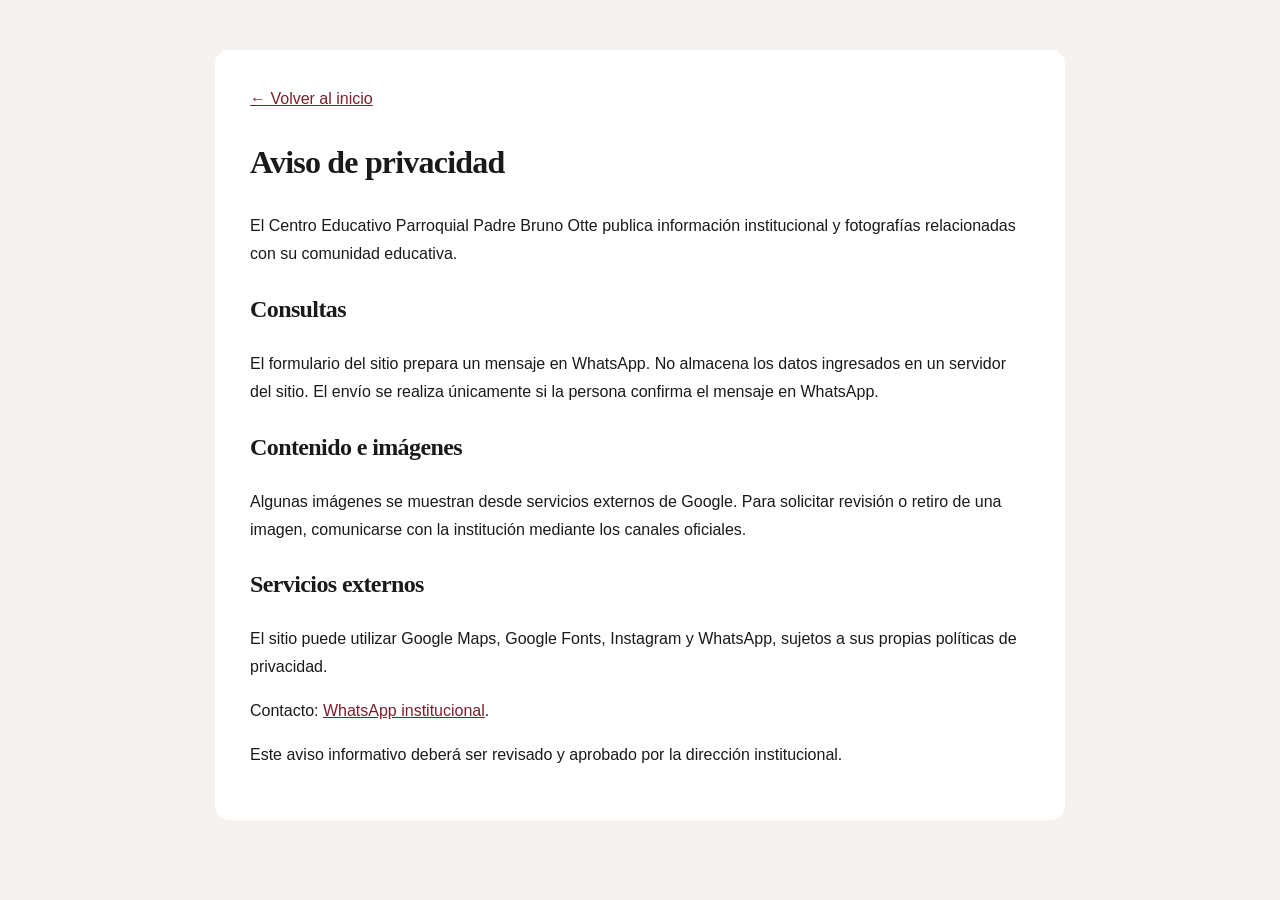
<file: privacidad.html>
<!doctype html><html lang="es"><head><meta charset="utf-8"><meta name="viewport" content="width=device-width,initial-scale=1"><meta name="robots" content="index,follow"><title>Aviso de privacidad | CEPPBO</title><link rel="stylesheet" href="institutional.css"><style>body{margin:0;background:#f5f2f0;line-height:1.75}main{max-width:780px;margin:50px auto;padding:35px;background:#fff;border-radius:14px}a{color:#7A1F2B}</style></head><body><main><a href="./">← Volver al inicio</a><h1>Aviso de privacidad</h1><p>El Centro Educativo Parroquial Padre Bruno Otte publica información institucional y fotografías relacionadas con su comunidad educativa.</p><h2>Consultas</h2><p>El formulario del sitio prepara un mensaje en WhatsApp. No almacena los datos ingresados en un servidor del sitio. El envío se realiza únicamente si la persona confirma el mensaje en WhatsApp.</p><h2>Contenido e imágenes</h2><p>Algunas imágenes se muestran desde servicios externos de Google. Para solicitar revisión o retiro de una imagen, comunicarse con la institución mediante los canales oficiales.</p><h2>Servicios externos</h2><p>El sitio puede utilizar Google Maps, Google Fonts, Instagram y WhatsApp, sujetos a sus propias políticas de privacidad.</p><p>Contacto: <a href="https://wa.me/595982119598">WhatsApp institucional</a>.</p><p>Este aviso informativo deberá ser revisado y aprobado por la dirección institucional.</p></main></body></html>
</file>
<file: styles.css>
:root{--violet:#3d258f;--violet2:#5c3bb4;--red:#d92f24;--red2:#b92018;--ink:#17152a;--muted:#68667a;--soft:#f6f4fb;--line:#e8e3f2;--white:#fff;--max:1180px;--shadow:0 24px 70px rgba(43,27,94,.13)}*{box-sizing:border-box}html{scroll-behavior:smooth;scroll-padding-top:92px}body{margin:0;color:var(--ink);font-family:"DM Sans",sans-serif;background:#fff}a{color:inherit;text-decoration:none}h1,h2,h3,p{margin-top:0}h1,h2,h3{font-family:"Manrope",sans-serif;letter-spacing:-.035em}.skip-link{position:absolute;left:-9999px}.skip-link:focus{left:15px;top:15px;z-index:9999;padding:10px;background:#fff}.site-header{position:fixed;z-index:1000;top:0;left:0;right:0;padding:14px 4%;transition:.25s}.site-header.scrolled{padding-top:8px}.header-inner{height:70px;max-width:1240px;margin:auto;padding:0 14px 0 10px;display:flex;align-items:center;gap:25px;background:rgba(255,255,255,.94);border:1px solid rgba(61,37,143,.12);border-radius:22px;box-shadow:0 12px 35px rgba(35,25,70,.08);backdrop-filter:blur(14px)}.brand{display:flex;align-items:center;gap:10px;margin-right:auto}.brand span{min-width:220px;text-align:center;align-items:center}.brand img{width:54px;height:54px;object-fit:contain}.brand span{display:flex;flex-direction:column;line-height:1}.brand strong{font-family:Manrope;font-size:17px;color:var(--violet)}.brand small{margin-top:5px;font-weight:800;font-size:9px;color:var(--red);text-transform:uppercase;letter-spacing:.045em}.brand em{margin-top:5px;font-style:normal;font-weight:800;font-size:9px;color:var(--violet);text-transform:uppercase;letter-spacing:.28em;text-align:center}.nav{display:flex;align-items:center;gap:4px}.nav a{padding:10px 11px;border-radius:10px;font-weight:700;font-size:13px;color:#4b4960}.nav a:hover{background:var(--soft);color:var(--violet)}.header-cta{display:flex;align-items:center;gap:8px;padding:11px 15px;color:#fff;background:var(--violet);border-radius:12px;font-size:13px;font-weight:800}.menu-toggle{display:none;border:0;background:transparent;font-size:20px;color:var(--violet)}.hero{position:relative;min-height:760px;overflow:hidden;display:flex;align-items:center;color:#fff;background:linear-gradient(130deg,#25145f 0%,#47299b 58%,#5b36ad 100%)}.hero:after{content:"";position:absolute;inset:0;background-image:radial-gradient(rgba(255,255,255,.12) 1px,transparent 1px);background-size:28px 28px;mask-image:linear-gradient(to right,transparent,#000)}.hero-shape{position:absolute;border-radius:50%;filter:blur(2px)}.shape-a{width:470px;height:470px;right:-130px;top:-110px;background:rgba(217,47,36,.25)}.shape-b{width:360px;height:360px;left:-190px;bottom:-140px;background:rgba(255,255,255,.08)}.hero-inner{position:relative;z-index:2;width:min(var(--max),90%);margin:auto;padding:150px 0 90px;display:grid;grid-template-columns:1.15fr .85fr;align-items:center;gap:80px}.eyebrow{margin-bottom:14px;color:var(--red);font-size:12px;font-weight:800;letter-spacing:.13em;text-transform:uppercase}.hero .eyebrow,.light{color:#ffd4cf}.hero h1{max-width:720px;margin-bottom:22px;font-size:clamp(54px,7vw,88px);line-height:.98}.hero h1 span{color:#ffb0a8}.hero-lead{max-width:660px;margin-bottom:30px;color:rgba(255,255,255,.82);font-size:18px;line-height:1.7}.hero-lead strong{color:#fff}.hero-actions{display:flex;flex-wrap:wrap;gap:12px}.button{display:inline-flex;align-items:center;justify-content:center;gap:9px;padding:14px 20px;border-radius:13px;font-weight:800;font-size:14px;transition:.2s}.primary{color:#fff;background:var(--red)}.primary:hover{background:var(--red2);transform:translateY(-2px)}.ghost{color:#fff;border:1px solid rgba(255,255,255,.3);background:rgba(255,255,255,.08)}.hero-tags{display:flex;flex-wrap:wrap;gap:20px;margin-top:35px;color:rgba(255,255,255,.72);font-size:12px;font-weight:700}.hero-tags i{margin-right:6px;color:#ffb0a8}.hero-logo{position:relative;display:flex;flex-direction:column;align-items:center;text-align:center}.logo-halo{position:absolute;width:390px;height:390px;top:10px;border-radius:50%;background:rgba(255,255,255,.09);border:1px solid rgba(255,255,255,.15)}.hero-logo img{position:relative;width:min(320px,80%);max-height:390px;object-fit:contain;filter:drop-shadow(0 25px 35px rgba(0,0,0,.25))}.hero-logo p{position:relative;margin:18px 0 3px;color:rgba(255,255,255,.72);font-size:13px;text-transform:uppercase;letter-spacing:.1em}.hero-logo strong{position:relative;font-family:Manrope;font-size:24px}.quick-info{position:relative;z-index:3;width:min(1080px,90%);margin:-50px auto 0;display:grid;grid-template-columns:repeat(3,1fr);background:#fff;border:1px solid var(--line);border-radius:24px;box-shadow:var(--shadow)}.quick-info article{min-height:105px;padding:24px;display:flex;align-items:center;gap:15px;border-right:1px solid var(--line)}.quick-info article:last-child{border:0}.quick-info i{width:45px;height:45px;display:grid;place-items:center;color:var(--violet);background:#f0ecfb;border-radius:14px}.quick-info strong,.quick-info small{display:block}.quick-info small{margin-top:5px;color:var(--muted)}.section{padding:110px 5%}.section-heading{width:min(800px,100%);margin:0 auto 55px;text-align:center}.section-heading h2{margin-bottom:18px;font-size:clamp(38px,5vw,58px);line-height:1.08}.section-heading>p:last-child{color:var(--muted);font-size:17px;line-height:1.7}.intro-grid{width:min(var(--max),100%);margin:auto;display:grid;grid-template-columns:repeat(3,1fr);gap:22px}.feature-card{position:relative;padding:34px;background:#fff;border:1px solid var(--line);border-radius:24px;box-shadow:0 10px 35px rgba(39,27,85,.06)}.feature-card>span{position:absolute;right:24px;top:22px;color:#d9d2ea;font:800 34px Manrope}.feature-card>i{width:54px;height:54px;display:grid;place-items:center;margin-bottom:30px;color:#fff;background:var(--violet);border-radius:16px;font-size:20px}.feature-card h3{font-size:24px}.feature-card p{margin:0;color:var(--muted);line-height:1.7}.levels{padding:105px 5%;color:#fff;background:linear-gradient(135deg,#2d1a72,#4d2da2)}.levels-inner{width:min(var(--max),100%);margin:auto;display:grid;grid-template-columns:.75fr 1.25fr;gap:70px;align-items:center}.levels-copy h2{font-size:48px;line-height:1.08}.levels-copy>p:not(.eyebrow){color:rgba(255,255,255,.75);line-height:1.7}.white{margin-top:14px;color:var(--violet);background:#fff}.level-cards{display:grid;grid-template-columns:repeat(3,1fr);gap:15px}.level-card{min-height:280px;padding:27px 23px;display:flex;flex-direction:column;justify-content:flex-end;color:var(--ink);background:#fff;border-radius:22px}.level-icon{width:48px;height:48px;margin-bottom:auto;display:grid;place-items:center;color:var(--red);background:#fff0ee;border-radius:14px}.level-card p{margin-bottom:8px;color:var(--red);font-size:11px;font-weight:800;text-transform:uppercase;letter-spacing:.08em}.level-card h3{margin-bottom:8px;font-size:22px}.level-card span{color:var(--muted);font-size:13px}.mv{background:var(--soft)}.mv-grid{width:min(var(--max),100%);margin:auto;display:grid;grid-template-columns:1fr 1fr;gap:24px}.mv-card{padding:42px;border-radius:28px;background:#fff;border:1px solid var(--line)}.mv-card.vision{border-top:5px solid var(--violet)}.mv-card.mission{border-top:5px solid var(--red)}.mv-icon{width:58px;height:58px;display:grid;place-items:center;margin-bottom:28px;border-radius:18px;font-size:22px}.vision .mv-icon{color:var(--violet);background:#eee9fb}.mission .mv-icon{color:var(--red);background:#fff0ee}.mv-card h3{font-size:29px}.mv-card>p:not(.eyebrow){color:#55536a;line-height:1.78}.values{padding:70px 5%;color:#fff;background:var(--red)}.values-inner{width:min(var(--max),100%);margin:auto;display:grid;grid-template-columns:1.2fr .8fr;gap:60px;align-items:center}.values h2{margin:0;font-size:35px}.values p:last-child{margin:0;color:rgba(255,255,255,.84);line-height:1.7}.contact-card{width:min(var(--max),100%);margin:auto;overflow:hidden;display:grid;grid-template-columns:1.2fr .8fr;border:1px solid var(--line);border-radius:30px;box-shadow:var(--shadow)}.contact-copy{padding:55px}.contact-copy h2{font-size:46px}.contact-copy>p:not(.eyebrow){color:var(--muted);line-height:1.7}.contact-list{display:grid;gap:12px;margin-top:30px}.contact-list>a,.contact-list>div{display:flex;align-items:center;gap:15px;padding:14px;background:var(--soft);border-radius:15px}.contact-list i{width:42px;height:42px;display:grid;place-items:center;color:#fff;background:var(--violet);border-radius:12px}.contact-list small,.contact-list strong{display:block}.contact-list small{color:var(--muted);font-size:10px;text-transform:uppercase;letter-spacing:.08em}.contact-list strong{margin-top:3px;font-size:14px}.contact-visual{padding:50px;display:flex;flex-direction:column;align-items:center;justify-content:center;text-align:center;color:#fff;background:linear-gradient(145deg,var(--violet),#25145f)}.contact-visual img{width:220px;max-height:280px;object-fit:contain;filter:drop-shadow(0 15px 25px rgba(0,0,0,.25))}.contact-visual strong{margin-top:20px;font:800 30px Manrope}.contact-visual span{margin-top:5px;color:rgba(255,255,255,.7)}footer{padding:55px 5% 25px;color:#d9d6e6;background:#171327}.footer-inner,.footer-bottom{width:min(var(--max),100%);margin:auto}.footer-inner{display:flex;align-items:center;gap:40px}.footer-brand{display:flex;align-items:center;gap:12px;margin-right:auto}.footer-brand img{width:62px;height:62px;object-fit:contain}.footer-brand strong,.footer-brand span{display:block}.footer-brand strong{color:#fff}.footer-brand span{margin-top:4px;font-size:12px;color:#aaa4c0}.footer-inner nav{display:flex;gap:20px;font-size:13px}.social{display:flex;gap:8px}.social a{width:40px;height:40px;display:grid;place-items:center;background:rgba(255,255,255,.08);border-radius:12px}.footer-bottom{margin-top:35px;padding-top:20px;display:flex;justify-content:space-between;border-top:1px solid rgba(255,255,255,.1);font-size:11px;color:#8e88a4}.reveal{opacity:0;transform:translateY(20px);transition:.7s ease}.reveal.visible{opacity:1;transform:none}
@media(max-width:900px){.nav{position:fixed;top:92px;left:4%;right:4%;padding:12px;display:grid;background:#fff;border-radius:18px;box-shadow:var(--shadow);opacity:0;pointer-events:none;transform:translateY(-10px);transition:.2s}.nav.open{opacity:1;pointer-events:auto;transform:none}.menu-toggle{display:block}.header-cta span{display:none}.hero-inner{grid-template-columns:1fr;padding-top:140px}.hero-logo{display:none}.quick-info{grid-template-columns:1fr}.quick-info article{border-right:0;border-bottom:1px solid var(--line)}.intro-grid,.mv-grid{grid-template-columns:1fr}.levels-inner{grid-template-columns:1fr}.level-cards{grid-template-columns:1fr 1fr 1fr}.contact-card{grid-template-columns:1fr}.footer-inner{align-items:flex-start;flex-wrap:wrap}.footer-inner nav{order:3;width:100%;flex-wrap:wrap}}
@media(max-width:600px){.site-header{padding-inline:3%}.header-inner{height:64px}.brand img{width:48px;height:48px}.brand small,.brand em{display:none}.hero{min-height:690px}.hero-inner{width:88%;padding:130px 0 85px}.hero h1{font-size:53px}.hero-lead{font-size:16px}.hero-actions .button{width:100%}.hero-tags{gap:12px}.section{padding:80px 5%}.section-heading{margin-bottom:35px}.section-heading h2{font-size:38px}.levels{padding:80px 5%}.levels-copy h2{font-size:38px}.level-cards{grid-template-columns:1fr}.level-card{min-height:210px}.mv-card{padding:30px 24px}.values-inner{grid-template-columns:1fr;gap:20px}.values h2{font-size:28px}.contact-copy{padding:35px 24px}.contact-copy h2{font-size:38px}.contact-visual{padding:40px 20px}.footer-inner nav{display:grid;grid-template-columns:1fr 1fr}.footer-bottom{flex-direction:column;gap:8px}}
@media(prefers-reduced-motion:reduce){*{scroll-behavior:auto!important;transition:none!important}.reveal{opacity:1;transform:none}}

/* Ubicación */
.location{padding-top:40px;background:#f8f7fc}.location-card{width:min(var(--max),100%);margin:auto;overflow:hidden;background:#fff;border:1px solid var(--line);border-radius:28px;box-shadow:var(--shadow)}.location-info{padding:24px 30px;display:flex;align-items:center;gap:16px}.location-icon{width:52px;height:52px;flex:0 0 52px;display:grid;place-items:center;color:#fff;background:var(--red);border-radius:16px;font-size:20px}.location-info small,.location-info strong,.location-info span{display:block}.location-info small{color:var(--red);font-size:11px;font-weight:800;text-transform:uppercase;letter-spacing:.08em}.location-info strong{margin-top:4px;font-size:17px}.location-info span{margin-top:4px;color:var(--muted);font-size:13px}.map-wrap{height:460px;background:#eee}.map-wrap iframe{display:block;width:100%;height:100%;border:0}.brand img,.hero-logo img,.contact-visual img,.footer-brand img{image-rendering:auto}
@media(max-width:600px){.location{padding-top:20px}.location-info{padding:20px;align-items:flex-start}.map-wrap{height:360px}}


/* ===== Contenido automático desde Google Drive ===== */
.drive-section{padding-top:72px;padding-bottom:72px}
.media-grid{display:grid;grid-template-columns:repeat(3,minmax(0,1fr));gap:24px;margin-top:28px}
.media-grid:empty{display:none}
.drive-card{background:#fff;border:1px solid rgba(36,24,92,.10);border-radius:24px;overflow:hidden;box-shadow:0 16px 40px rgba(28,18,72,.08);transition:.25s ease}
.drive-card:hover{transform:translateY(-5px);box-shadow:0 22px 50px rgba(28,18,72,.13)}
.drive-card .drive-image{aspect-ratio:4/3;background:#f6f5fb;display:flex;align-items:center;justify-content:center;overflow:hidden}
.drive-card img{width:100%;height:100%;object-fit:cover;display:block}
.poster-grid .drive-card .drive-image{aspect-ratio:4/5;background:#f7f7fa}
.poster-grid .drive-card img{object-fit:contain}
.teacher-grid .drive-card .drive-image{aspect-ratio:1/1}
.drive-caption{padding:16px 18px 18px}
.drive-caption strong{display:block;color:#211657;font-size:1rem;line-height:1.35}
.drive-caption small{display:block;margin-top:6px;color:#77738a}
.drive-status{grid-column:1/-1;text-align:center;padding:24px;color:#77738a}
@media(max-width:900px){.media-grid{grid-template-columns:repeat(2,minmax(0,1fr))}}
@media(max-width:580px){.media-grid{grid-template-columns:1fr;gap:18px}.drive-section{padding-top:52px;padding-bottom:52px}}


/* ===== Experiencia visual CEPPBO 2026 ===== */
body{overflow-x:hidden}.scroll-progress{position:fixed;z-index:3000;left:0;top:0;height:3px;width:0;background:linear-gradient(90deg,var(--red),#ff8d82,var(--violet));box-shadow:0 0 14px rgba(217,47,36,.55)}
.page-loader{position:fixed;z-index:5000;inset:0;display:flex;flex-direction:column;align-items:center;justify-content:center;background:#21145d;color:#fff;transition:opacity .65s ease,visibility .65s ease}.page-loader.hide{opacity:0;visibility:hidden}.loader-mark{position:relative;width:130px;height:150px;display:grid;place-items:center}.loader-mark img{width:105px;max-height:135px;object-fit:contain;animation:loaderFloat 1.8s ease-in-out infinite}.loader-mark span{position:absolute;inset:-12px;border:1px solid rgba(255,255,255,.2);border-top-color:#ff8d82;border-radius:50%;animation:spin 1.7s linear infinite}.page-loader p{margin:18px 0 2px;font:800 26px Manrope;letter-spacing:.16em}.page-loader small{color:rgba(255,255,255,.6);letter-spacing:.12em;text-transform:uppercase}@keyframes spin{to{transform:rotate(360deg)}}@keyframes loaderFloat{50%{transform:translateY(-6px)}}
.hero{background:radial-gradient(circle at 75% 35%,rgba(115,78,210,.9),transparent 32%),linear-gradient(125deg,#140b42 0%,#29166c 45%,#4b2798 100%)}.hero:before{content:"";position:absolute;inset:0;background:linear-gradient(115deg,rgba(255,255,255,.035),transparent 35%);pointer-events:none}.hero-copy{position:relative}.hero-kicker{margin:0 0 12px;color:#fff;font-size:13px;font-weight:700;letter-spacing:.09em;text-transform:uppercase;opacity:.72}.hero h1{filter:drop-shadow(0 10px 30px rgba(0,0,0,.14))}.hero h1 span{position:relative;background:linear-gradient(90deg,#ffb5ad,#fff);-webkit-background-clip:text;background-clip:text;color:transparent}.hero h1 span:after{content:"";position:absolute;height:5px;left:3%;right:0;bottom:-8px;border-radius:10px;background:var(--red);transform:rotate(-2deg)}.hero-logo{animation:heroFloat 5s ease-in-out infinite}.hero-logo img{transition:transform .35s ease;will-change:transform}.hero-logo:hover img{transform:scale(1.035)}.logo-halo{box-shadow:0 0 0 30px rgba(255,255,255,.025),0 0 0 60px rgba(255,255,255,.015);animation:pulseHalo 4s ease-in-out infinite}.hero-orbit{position:absolute;border:1px solid rgba(255,255,255,.1);border-radius:50%;pointer-events:none}.orbit-one{width:640px;height:640px;right:-180px;top:90px;animation:spin 35s linear infinite}.orbit-two{width:440px;height:440px;right:-70px;top:190px;border-style:dashed;animation:spin 25s linear infinite reverse}@keyframes heroFloat{50%{transform:translateY(-10px)}}@keyframes pulseHalo{50%{transform:scale(1.04);background:rgba(255,255,255,.12)}}
.story-strip{position:relative;z-index:5;overflow:hidden;padding:13px 0;color:#fff;background:var(--red);font:800 12px Manrope;letter-spacing:.12em;text-transform:uppercase}.story-track{width:max-content;display:flex;align-items:center;gap:25px;animation:marquee 26s linear infinite}.story-track i{font-style:normal;opacity:.55}@keyframes marquee{to{transform:translateX(-50%)}}
.experience{padding:95px 5% 15px;background:#fff}.experience-inner{position:relative;width:min(var(--max),100%);margin:auto;padding:65px 7%;overflow:hidden;text-align:center;color:#fff;background:linear-gradient(135deg,#21145d,#4d2ca3);border-radius:34px;box-shadow:0 30px 80px rgba(39,24,92,.18)}.experience-inner:before,.experience-inner:after{content:"";position:absolute;border-radius:50%;background:rgba(255,255,255,.07)}.experience-inner:before{width:330px;height:330px;left:-130px;top:-170px}.experience-inner:after{width:260px;height:260px;right:-90px;bottom:-150px}.experience p{position:relative;margin-bottom:12px;color:#ffb2aa;font-weight:800;text-transform:uppercase;letter-spacing:.14em;font-size:12px}.experience h2{position:relative;max-width:820px;margin:0 auto 28px;font-size:clamp(36px,5vw,62px);line-height:1.05}.experience h2 span{color:#ffb2aa}.experience a{position:relative;display:inline-flex;align-items:center;gap:12px;padding:13px 20px;border:1px solid rgba(255,255,255,.25);border-radius:999px;font-weight:800;transition:.25s}.experience a:hover{background:#fff;color:var(--violet);transform:translateY(-3px)}
.feature-card,.level-card,.mv-card,.drive-card{transition:transform .3s ease,box-shadow .3s ease,border-color .3s ease}.feature-card:hover,.mv-card:hover{transform:translateY(-9px);box-shadow:0 25px 60px rgba(39,27,85,.12);border-color:rgba(61,37,143,.25)}.feature-card>i{transition:transform .3s ease}.feature-card:hover>i{transform:rotate(-7deg) scale(1.08)}.level-card:hover{transform:translateY(-10px) scale(1.015);box-shadow:0 24px 50px rgba(11,5,45,.22)}
.section-heading .eyebrow:after{content:"";display:block;width:34px;height:2px;margin:10px auto 0;background:currentColor}.drive-card{cursor:pointer}.drive-card .drive-image{position:relative}.drive-card .drive-image:after{content:"Ver";position:absolute;right:14px;bottom:14px;padding:8px 12px;color:#fff;background:rgba(28,16,78,.78);backdrop-filter:blur(8px);border-radius:999px;font-size:11px;font-weight:800;opacity:0;transform:translateY(5px);transition:.25s}.drive-card:hover .drive-image:after{opacity:1;transform:none}.drive-card img{transition:transform .5s ease}.drive-card:hover img{transform:scale(1.035)}
.floating-instagram{position:fixed;z-index:900;right:22px;bottom:22px;display:flex;align-items:center;gap:9px;padding:12px 16px;color:#fff;background:linear-gradient(135deg,#7b2cff,#e1306c,#ff7a00);border-radius:999px;box-shadow:0 14px 35px rgba(90,31,143,.28);font-weight:800;font-size:13px;transition:.25s}.floating-instagram:hover{transform:translateY(-4px) scale(1.03)}.back-top{position:fixed;z-index:899;right:25px;bottom:78px;width:42px;height:42px;border:0;border-radius:50%;color:#fff;background:#21145d;box-shadow:0 10px 25px rgba(0,0,0,.18);cursor:pointer;opacity:0;pointer-events:none;transform:translateY(10px);transition:.25s}.back-top.show{opacity:1;pointer-events:auto;transform:none}
@media(max-width:600px){.page-loader .loader-mark{transform:scale(.85)}.experience{padding-top:65px}.experience-inner{padding:48px 22px;border-radius:26px}.floating-instagram span{display:none}.floating-instagram{width:48px;height:48px;padding:0;justify-content:center}.hero-orbit{display:none}.story-strip{font-size:10px}}
@media(prefers-reduced-motion:reduce){.page-loader,.hero-logo,.logo-halo,.story-track,.hero-orbit{animation:none!important}}


/* ===== Corrección minuciosa de composición / Drive ===== */
.drive-showcase{width:100%;overflow:hidden;background:#fff}
.drive-band{width:min(1240px,calc(100% - 48px));margin:0 auto;padding:88px 0;display:grid;grid-template-columns:minmax(250px,.72fr) minmax(0,1.55fr);gap:58px;align-items:start;border-bottom:1px solid rgba(61,37,143,.10)}
.drive-band.drive-right{grid-template-columns:minmax(0,1.55fr) minmax(250px,.72fr)}
.drive-band.drive-right .drive-band-copy{grid-column:2;grid-row:1}
.drive-band.drive-right .drive-band-media{grid-column:1;grid-row:1}
.drive-band-copy{position:sticky;top:112px;min-width:0;padding:28px 0}
.drive-band-copy h2{margin:0 0 18px;font-size:clamp(34px,4vw,52px);line-height:1.04;color:#211657}
.drive-band-copy>p:last-child{margin:0;color:var(--muted);font-size:16px;line-height:1.75}
.drive-band-media{min-width:0;width:100%}
.drive-soft{position:relative}
.drive-soft:before{content:"";position:absolute;z-index:-1;inset:24px -200vw;border-radius:34px;background:#f7f5fb}
.drive-violet{position:relative;color:#fff}
.drive-violet:before{content:"";position:absolute;z-index:-1;inset:24px -200vw;border-radius:34px;background:linear-gradient(135deg,#21145d,#4d2ca3)}
.drive-violet .drive-band-copy h2,.drive-violet .drive-band-copy>p:last-child{color:#fff}
.drive-violet .drive-band-copy>p:last-child{opacity:.78}
.media-grid{width:100%;min-width:0;margin:0;display:grid;grid-template-columns:repeat(2,minmax(0,1fr));gap:24px;align-items:start}
.media-grid:empty{display:none}
.drive-band-media:has(.media-grid:empty){min-height:0}
.drive-card{min-width:0;width:100%;margin:0;align-self:start;overflow:hidden;border-radius:24px}
.drive-card .drive-image{width:100%;aspect-ratio:4/3;overflow:hidden;background:#f6f5fb}
.drive-card img{display:block;width:100%;height:100%;max-width:100%;object-fit:cover}
.poster-grid .drive-card .drive-image{aspect-ratio:4/5}
.poster-grid .drive-card img{object-fit:contain;padding:8px}
.landscape-grid .drive-card:nth-child(3n+1){grid-column:span 2}
.landscape-grid .drive-card:nth-child(3n+1) .drive-image{aspect-ratio:16/8.5}
.teacher-grid{grid-template-columns:repeat(3,minmax(0,1fr))}
.teacher-grid .drive-card .drive-image{aspect-ratio:4/5}
.teacher-grid .drive-card img{object-fit:cover}
.drive-caption{min-height:74px}
.drive-status{grid-column:1/-1;width:100%;margin:0}
@media(min-width:901px){
  .poster-grid .drive-card:nth-child(even){margin-top:38px}
  .landscape-grid .drive-card:nth-child(3n+2){margin-top:22px}
  .landscape-grid .drive-card:nth-child(3n+3){margin-top:54px}
}
@media(max-width:1000px){
  .drive-band,.drive-band.drive-right{width:min(100% - 36px,900px);padding:68px 0;grid-template-columns:1fr;gap:30px}
  .drive-band.drive-right .drive-band-copy,.drive-band.drive-right .drive-band-media{grid-column:1;grid-row:auto}
  .drive-band.drive-right .drive-band-copy{grid-row:1}.drive-band.drive-right .drive-band-media{grid-row:2}
  .drive-band-copy{position:relative;top:auto;padding:0;max-width:720px}
  .teacher-grid{grid-template-columns:repeat(2,minmax(0,1fr))}
}
@media(max-width:620px){
  .drive-band,.drive-band.drive-right{width:calc(100% - 28px);padding:52px 0;gap:24px}
  .drive-band-copy h2{font-size:34px}
  .media-grid,.teacher-grid{grid-template-columns:1fr;gap:18px}
  .landscape-grid .drive-card:nth-child(3n+1){grid-column:auto}
  .landscape-grid .drive-card:nth-child(3n+1) .drive-image{aspect-ratio:4/3}
  .poster-grid .drive-card:nth-child(even),.landscape-grid .drive-card:nth-child(3n+2),.landscape-grid .drive-card:nth-child(3n+3){margin-top:0}
  .drive-card{border-radius:20px}
}

/* Ajuste 05-10-2026: portada limpia, sin franja móvil ni barra informativa superpuesta */
.hero + .experience{margin-top:0;padding-top:72px}
@media(max-width:600px){.hero + .experience{padding-top:52px}}

/* Ajuste CEPPBO: subrayado curvo tipo media luna debajo de “vida.” */
.hero h1 span:after{
  content:"";
  position:absolute;
  left:17%;
  right:15%;
  bottom:-3px;
  height:14px;
  background:transparent;
  border-bottom:5px solid var(--red);
  border-radius:0 0 50% 50% / 0 0 100% 100%;
  transform:rotate(-1deg);
  transform-origin:center;
  pointer-events:none;
}


/* WhatsApp CEPPBO: contacto principal, más destacado que Instagram */
.floating-whatsapp{
  position:fixed;z-index:902;right:24px;bottom:138px;
  display:flex;align-items:center;justify-content:center;gap:10px;
  min-height:58px;padding:0 20px;border-radius:999px;
  background:#25D366;color:#fff;text-decoration:none;
  font-weight:800;font-size:15px;letter-spacing:.1px;
  box-shadow:0 12px 32px rgba(37,211,102,.38),0 0 0 0 rgba(37,211,102,.35);
  transition:transform .25s ease,box-shadow .25s ease;
  animation:whatsappPulse 2.4s infinite;
}
.floating-whatsapp i{font-size:30px}
.floating-whatsapp:hover{transform:translateY(-4px) scale(1.04);box-shadow:0 16px 38px rgba(37,211,102,.48)}
@keyframes whatsappPulse{
  0%,100%{box-shadow:0 12px 32px rgba(37,211,102,.38),0 0 0 0 rgba(37,211,102,.30)}
  50%{box-shadow:0 12px 32px rgba(37,211,102,.38),0 0 0 10px rgba(37,211,102,0)}
}
/* Instagram queda secundario */
.floating-instagram{bottom:76px;opacity:.88;transform:scale(.92);transform-origin:right center}
@media(max-width:600px){
  .floating-whatsapp{right:16px;bottom:126px;width:60px;height:60px;min-height:60px;padding:0;border-radius:50%}
  .floating-whatsapp span{display:none}
  .floating-whatsapp i{font-size:32px}
  .floating-instagram{right:20px;bottom:68px}
}


/* Portada CEPPBO 2026: composición institucional premium, sin círculo detrás del escudo */
.hero-logo{
  position:relative;
  min-height:470px;
  display:flex;
  flex-direction:column;
  align-items:flex-start;
  justify-content:center;
  padding:48px 42px 42px;
  text-align:left;
  isolation:isolate;
}
.hero-logo:before{
  content:"";
  position:absolute;
  inset:18px 0 18px 22px;
  z-index:-2;
  border:1px solid rgba(255,255,255,.18);
  border-radius:36px;
  background:linear-gradient(145deg,rgba(255,255,255,.14),rgba(255,255,255,.045));
  box-shadow:0 28px 80px rgba(9,5,35,.28);
  backdrop-filter:blur(14px);
  -webkit-backdrop-filter:blur(14px);
}
.hero-logo:after{
  content:"CEPPBO";
  position:absolute;
  right:-10px;
  bottom:48px;
  z-index:-1;
  color:rgba(255,255,255,.055);
  font:800 clamp(64px,8vw,118px)/.8 Manrope,sans-serif;
  letter-spacing:-.07em;
  transform:rotate(-90deg) translateX(25%);
  transform-origin:right bottom;
  pointer-events:none;
}
.logo-halo{
  position:absolute;
  width:170px;
  height:6px;
  left:55px;
  bottom:105px;
  top:auto;
  border:0;
  border-radius:999px;
  background:linear-gradient(90deg,var(--red),rgba(217,47,36,0));
  filter:none;
}
.hero-logo img{
  position:relative;
  width:min(285px,78%);
  max-height:330px;
  margin-left:8px;
  object-fit:contain;
  filter:drop-shadow(0 24px 34px rgba(0,0,0,.32));
  transition:transform .45s ease,filter .45s ease;
}
.hero-logo:hover img{
  transform:translateY(-7px) scale(1.025);
  filter:drop-shadow(0 30px 42px rgba(0,0,0,.38));
}
.hero-logo p{
  position:relative;
  margin:28px 0 5px 8px;
  color:rgba(255,255,255,.66);
  font-size:11px;
  font-weight:800;
  text-transform:uppercase;
  letter-spacing:.16em;
}
.hero-logo strong{
  position:relative;
  margin-left:8px;
  max-width:320px;
  color:#fff;
  font:800 27px/1.08 Manrope,sans-serif;
  letter-spacing:-.035em;
}
@media(max-width:900px){
  .hero-logo{display:none}
}


/* Loader CEPPBO: apertura institucional moderna */
.page-loader{
  background:
    radial-gradient(circle at 50% 42%,rgba(105,75,190,.22),transparent 24%),
    linear-gradient(145deg,#120a38 0%,#21145d 52%,#2f1b72 100%);
}
.page-loader:before{
  content:"";
  position:absolute;
  inset:0;
  pointer-events:none;
  opacity:.24;
  background-image:linear-gradient(rgba(255,255,255,.035) 1px,transparent 1px),linear-gradient(90deg,rgba(255,255,255,.035) 1px,transparent 1px);
  background-size:48px 48px;
  mask-image:radial-gradient(circle at center,#000,transparent 72%);
}
.loader-mark{
  width:180px;
  height:190px;
  display:grid;
  place-items:center;
  position:relative;
}
.loader-mark:before{
  content:"";
  position:absolute;
  width:92px;
  height:2px;
  left:50%;
  bottom:9px;
  transform:translateX(-50%);
  border-radius:999px;
  background:linear-gradient(90deg,transparent,#ef4b42,transparent);
  box-shadow:0 0 22px rgba(239,75,66,.45);
  animation:loaderLine 1.7s ease-in-out infinite;
}
.loader-mark:after{
  content:"";
  position:absolute;
  width:118px;
  height:118px;
  border-radius:50%;
  background:rgba(255,255,255,.055);
  filter:blur(18px);
  animation:loaderGlow 2s ease-in-out infinite;
}
.loader-mark img{
  z-index:2;
  width:132px;
  max-height:160px;
  object-fit:contain;
  animation:loaderReveal 1.35s cubic-bezier(.2,.75,.25,1) both;
  filter:drop-shadow(0 22px 28px rgba(0,0,0,.32));
}
.loader-mark span{
  display:none;
}
.page-loader p{
  position:relative;
  margin:24px 0 7px;
  font:800 28px/1 Manrope,sans-serif;
  letter-spacing:.24em;
  text-indent:.24em;
  animation:loaderText .9s .18s ease both;
}
.page-loader small{
  position:relative;
  color:rgba(255,255,255,.58);
  font-size:11px;
  font-weight:700;
  letter-spacing:.22em;
  text-indent:.22em;
  text-transform:uppercase;
  animation:loaderText .9s .32s ease both;
}
@keyframes loaderReveal{
  0%{opacity:0;transform:translateY(18px) scale(.88);filter:blur(5px) drop-shadow(0 0 0 transparent)}
  55%{opacity:1}
  100%{opacity:1;transform:none;filter:blur(0) drop-shadow(0 22px 28px rgba(0,0,0,.32))}
}
@keyframes loaderText{
  from{opacity:0;transform:translateY(9px)}
  to{opacity:1;transform:none}
}
@keyframes loaderLine{
  0%,100%{width:48px;opacity:.45}
  50%{width:118px;opacity:1}
}
@keyframes loaderGlow{
  0%,100%{transform:scale(.92);opacity:.45}
  50%{transform:scale(1.12);opacity:.8}
}
@media(max-width:600px){
  .page-loader .loader-mark{transform:none;width:150px;height:165px}
  .loader-mark img{width:112px}
  .page-loader p{font-size:24px}
}
@media(prefers-reduced-motion:reduce){
  .loader-mark img,.loader-mark:before,.loader-mark:after,.page-loader p,.page-loader small{animation:none!important}
}

/* Entrada institucional sin circulo */
.page-loader .loader-mark{display:none!important}
.loader-brand{position:relative;z-index:2;display:flex;align-items:center;gap:32px;padding:28px 36px;border-left:3px solid #d92f24;animation:ceppboEntrance .7s ease both}
.loader-brand>img{width:125px;height:150px;object-fit:contain;filter:drop-shadow(0 18px 24px rgba(0,0,0,.3))}
.loader-copy{text-align:left}
.page-loader .loader-copy p{margin:0 0 8px!important;font:800 38px/1 Manrope,sans-serif!important;letter-spacing:.2em!important;text-indent:0!important;animation:none!important}
.loader-copy>span{display:block;color:rgba(255,255,255,.7);font-size:11px;font-weight:800;letter-spacing:.15em;text-transform:uppercase}
.loader-copy>strong{display:block;margin-top:5px;color:#fff;font:800 22px/1.15 Manrope,sans-serif}
.page-loader .loader-copy small{display:block;margin-top:18px!important;color:#ffaaa3!important;font-size:10px!important;font-weight:800!important;letter-spacing:.18em!important;text-indent:0!important;animation:none!important}
.loader-progress{position:relative;z-index:2;width:310px;height:2px;margin-top:26px;overflow:hidden;background:rgba(255,255,255,.13)}
.loader-progress i{display:block;width:100%;height:100%;background:#fff;transform-origin:left;animation:ceppboProgress 1s ease both}
@keyframes ceppboEntrance{from{opacity:0;transform:translateY(16px)}to{opacity:1;transform:none}}
@keyframes ceppboProgress{from{transform:scaleX(0)}to{transform:scaleX(1)}}
@media(max-width:600px){.loader-brand{gap:18px;padding:20px}.loader-brand>img{width:88px;height:110px}.page-loader .loader-copy p{font-size:27px!important}.loader-copy>strong{font-size:17px}.loader-progress{width:72vw}}

/* Ajuste solicitado: SOLO contenedor del logo y su descripcion */
.hero-logo{
  align-items:center!important;
  justify-content:center!important;
  text-align:center!important;
  padding:34px 28px!important;
  min-height:440px!important;
}
.hero-logo:before{
  inset:28px 18px!important;
  border:1px solid rgba(255,255,255,.12)!important;
  border-radius:32px!important;
  background:rgba(255,255,255,.035)!important;
  box-shadow:0 20px 55px rgba(10,5,40,.12)!important;
  backdrop-filter:blur(7px)!important;
  -webkit-backdrop-filter:blur(7px)!important;
}
.hero-logo:after{display:none!important}
.hero-logo .logo-halo{
  display:block!important;
  left:50%!important;top:50%!important;bottom:auto!important;
  width:260px!important;height:260px!important;
  transform:translate(-50%,-68%)!important;
  border:0!important;border-radius:50%!important;
  background:radial-gradient(circle,rgba(255,255,255,.12) 0%,rgba(255,255,255,.035) 48%,transparent 72%)!important;
  animation:ceppboLogoPulse 2.8s ease-in-out infinite!important;
}
.hero-logo img{
  margin:0!important;
  width:min(300px,82%)!important;
  max-height:335px!important;
  z-index:2!important;
  animation:ceppboLogoFloat 3.4s ease-in-out infinite!important;
}
.hero-logo p{
  margin:24px 0 5px!important;
  text-align:center!important;
  color:rgba(255,255,255,.72)!important;
}
.hero-logo strong{
  margin:0!important;
  text-align:center!important;
  font-size:27px!important;
}
@keyframes ceppboLogoFloat{0%,100%{transform:translateY(0)}50%{transform:translateY(-8px)}}
@keyframes ceppboLogoPulse{0%,100%{opacity:.5;transform:translate(-50%,-68%) scale(.94)}50%{opacity:1;transform:translate(-50%,-68%) scale(1.08)}}

/* Estabilizacion visual CEPPBO */
img{max-width:100%;height:auto}
.hero-logo{overflow:hidden}
.hero-logo>img{display:block;object-fit:contain!important}
.page-loader{overflow:hidden}
.loader-brand>img{display:block;object-fit:contain!important;max-width:125px!important}
.drive-image{overflow:hidden}
.drive-image>img{display:block;width:100%;height:100%;max-width:100%;object-fit:cover}
.poster-grid .drive-image>img{object-fit:contain}

/* Instagram: tamaño equivalente a WhatsApp, manteniendo jerarquía secundaria */
.floating-instagram{
  right:24px!important;
  bottom:66px!important;
  min-height:58px!important;
  padding:0 20px!important;
  border-radius:999px!important;
  display:flex!important;
  align-items:center!important;
  justify-content:center!important;
  gap:10px!important;
  transform:none!important;
  opacity:1!important;
  font-size:15px!important;
  font-weight:800!important;
  box-shadow:0 12px 30px rgba(193,53,132,.28)!important;
}
.floating-instagram i{font-size:30px!important}
.floating-instagram:hover{transform:translateY(-4px) scale(1.04)!important}
@media(max-width:600px){
  .floating-instagram{
    right:16px!important;bottom:58px!important;
    width:60px!important;height:60px!important;min-height:60px!important;
    padding:0!important;border-radius:50%!important;
  }
  .floating-instagram span{display:none!important}
  .floating-instagram i{font-size:30px!important}
}

/* Pantalla inicial: composición completamente centrada */
.page-loader{
  display:flex!important;
  flex-direction:column!important;
  align-items:center!important;
  justify-content:center!important;
  text-align:center!important;
}
.loader-brand{
  flex-direction:column!important;
  align-items:center!important;
  justify-content:center!important;
  gap:14px!important;
  padding:28px 34px!important;
  border-left:0!important;
  text-align:center!important;
}
.loader-brand>img{
  width:140px!important;
  height:165px!important;
  margin:0 auto!important;
}
.loader-copy{
  width:100%!important;
  text-align:center!important;
}
.page-loader .loader-copy p,
.loader-copy>span,
.loader-copy>strong,
.page-loader .loader-copy small{
  text-align:center!important;
  margin-left:auto!important;
  margin-right:auto!important;
}
.page-loader .loader-copy p{margin-top:5px!important;margin-bottom:10px!important}
.loader-copy>strong{margin-top:6px!important}
.page-loader .loader-copy small{margin-top:15px!important}
.loader-progress{
  margin:22px auto 0!important;
  width:260px!important;
}
@media(max-width:600px){
  .loader-brand{gap:10px!important;padding:20px!important}
  .loader-brand>img{width:112px!important;height:132px!important}
  .loader-progress{width:min(230px,65vw)!important}
}

/* Equipo institucional y galerias por grado */
.community-directory,.grade-directory{padding-top:88px;padding-bottom:88px}
.community-block{max-width:1180px;margin:42px auto 0}
.community-block>h3,.grade-block>h3{font:800 22px/1.2 Manrope,sans-serif;margin:0 0 18px}
.grade-sections{max-width:1180px;margin:42px auto 0;display:grid;grid-template-columns:repeat(2,minmax(0,1fr));gap:28px}
.grade-block{min-width:0;padding:24px;border:1px solid rgba(57,37,143,.10);border-radius:24px;background:#fff;box-shadow:0 14px 40px rgba(25,17,70,.06)}
.grade-block .media-grid{grid-template-columns:repeat(2,minmax(0,1fr))}
@media(max-width:800px){.grade-sections{grid-template-columns:1fr}.grade-block .media-grid{grid-template-columns:1fr}.community-directory,.grade-directory{padding-top:64px;padding-bottom:64px}}

/* Galerias CEPPBO: escala y orden visual unificados */
.drive-band-media,.community-block,.grade-block{min-width:0}
.media-grid{
  display:grid!important;
  grid-template-columns:repeat(auto-fit,minmax(190px,1fr))!important;
  gap:18px!important;
  align-items:start!important;
}
.drive-card{
  width:100%!important;
  max-width:320px!important;
  margin:0 auto!important;
  border-radius:20px!important;
  overflow:hidden!important;
}
.drive-image{
  width:100%!important;
  height:auto!important;
  aspect-ratio:4/3!important;
  overflow:hidden!important;
  border-radius:18px!important;
  background:#f5f4f9!important;
}
.drive-image>img{
  width:100%!important;
  height:100%!important;
  max-width:100%!important;
  object-fit:cover!important;
  object-position:center!important;
  display:block!important;
}
/* Avisos, posters y horarios conservan completa la pieza vertical */
.poster-grid .drive-card{max-width:280px!important}
.poster-grid .drive-image{
  aspect-ratio:4/5!important;
  background:#f7f7fa!important;
}
.poster-grid .drive-image>img{object-fit:contain!important}
/* Personas: formato retrato uniforme */
.teacher-grid .drive-card{max-width:260px!important}
.teacher-grid .drive-image{aspect-ratio:4/5!important}
.teacher-grid .drive-image>img{object-fit:cover!important;object-position:center top!important}
/* Actividades, eventos y grados: formato fotográfico */
.landscape-grid .drive-card{max-width:340px!important}
.landscape-grid .drive-image{aspect-ratio:4/3!important}
.drive-caption{padding:9px 12px!important;min-height:auto!important}
.drive-caption small{font-size:11px!important;opacity:.68!important}
@media(min-width:1100px){
  .drive-band-media .media-grid{grid-template-columns:repeat(3,minmax(0,1fr))!important}
  .teacher-grid{grid-template-columns:repeat(4,minmax(0,1fr))!important}
}
@media(max-width:700px){
  .media-grid{grid-template-columns:repeat(2,minmax(0,1fr))!important;gap:12px!important}
  .drive-card,.poster-grid .drive-card,.teacher-grid .drive-card,.landscape-grid .drive-card{max-width:100%!important}
}
@media(max-width:430px){
  .media-grid{grid-template-columns:1fr!important}
  .drive-card{max-width:300px!important}
}
</file>
<file: institutional.css>
/* Identidad institucional CEPPBO */
:root{--bordo:#7A1F2B;--bordo-oscuro:#5A1620;--blanco:#fff;--negro:#1A1A1A;--gris-calido:#F5F2F0;--dorado:#C9A24B}
html{scroll-behavior:smooth;scroll-padding-top:90px}
body{font-family:Inter,'DM Sans',Arial,sans-serif;color:var(--negro);font-size:16px;background:#fff}
h1,h2,h3{font-family:Lora,Georgia,serif}
:focus-visible{outline:3px solid var(--dorado);outline-offset:3px}
.site-header{background:#fff!important;box-shadow:0 4px 20px #2c10101a}
.brand strong,.brand em{color:var(--bordo)!important}
.nav .button.primary,.button.primary{background:var(--bordo)!important;color:white!important;border-color:var(--bordo)!important}
.button.primary:hover{background:var(--bordo-oscuro)!important}
.hero{background-color:var(--bordo-oscuro)!important;min-height:570px}
.hero h1,.hero h1 span,.hero .hero-kicker,.hero .hero-lead,.hero .eyebrow{color:#fff!important}
.hero .ghost{border:1px solid #fff!important;color:#fff!important;background:transparent!important}
.hero-tags span{background:#ffffff24!important;color:#fff!important}
.experience,.values,.levels,.drive-violet{background:var(--bordo-oscuro)!important}
.drive-soft,.community-directory,.grade-directory,.pastoral{background:var(--gris-calido)!important}
.eyebrow,.feature-card i{color:var(--bordo)!important}
.eyebrow.light{color:#f1d6a1!important}
.feature-card,.mv-card,.level-card,.drive-card,.grade-block,.community-block{border-radius:14px!important;box-shadow:0 5px 20px #2c141412!important}
.enrollment{padding:80px 22px;text-align:center;background:var(--bordo);color:white}
.enrollment>div{max-width:760px;margin:auto}
.enrollment h2{color:white;font-size:clamp(2rem,5vw,3.2rem);margin:14px 0}
.enrollment p{color:white;line-height:1.75}
.enrollment .button.white{display:inline-block;background:#fff;color:var(--bordo)!important;border-radius:10px;padding:14px 22px;margin-top:20px}
.pastoral{padding:70px 22px}
footer{background:var(--bordo-oscuro)!important}
.teacher-grid .drive-image{aspect-ratio:1!important}
.drive-caption small{display:none!important}
.floating-instagram{display:none!important}
@media(max-width:900px){.nav{background:white!important}.nav a{color:var(--negro)!important}.nav .button.primary{color:white!important}.hero-logo{display:none}.hero-inner{padding:90px 20px 70px}.hero h1{font-size:clamp(2.5rem,9vw,4.8rem)}}
@media(prefers-reduced-motion:reduce){*,*::before,*::after{scroll-behavior:auto!important;animation-duration:.01ms!important;transition-duration:.01ms!important}.reveal{opacity:1!important;transform:none!important}}

/* Secciones nuevas y componentes interactivos */
.values-strip{padding:40px 20px!important;background:#fff!important}
.values-strip-grid{display:grid;grid-template-columns:repeat(3,minmax(0,1fr));gap:22px;max-width:1120px;margin:auto}
.values-strip article{text-align:center;padding:25px 18px;background:var(--gris-calido);border-radius:14px}
.values-strip i{color:var(--bordo);font-size:27px}.values-strip h3{margin:12px 0 6px}
.history-line{max-width:1050px;margin:20px auto 35px;display:flex;justify-content:space-between;gap:20px;border-top:2px solid var(--dorado);padding-top:18px;color:var(--bordo);font-weight:600}
.gallery-tools{padding:55px 20px 25px!important}
.gallery-filters{display:flex;justify-content:center;flex-wrap:wrap;gap:12px}
.gallery-filters button{border:1px solid var(--bordo);background:white;color:var(--bordo);border-radius:100px;padding:12px 22px;cursor:pointer;font:inherit}
.gallery-filters button.active,.gallery-filters button:hover{background:var(--bordo);color:#fff}
.gallery-hidden{display:none!important}
.contact-form-section{background:var(--gris-calido)!important;padding:65px 20px!important}
.contact-form{display:grid;gap:16px;max-width:650px;margin:auto}
.contact-form label{display:grid;gap:7px;font-weight:600}
.contact-form input,.contact-form textarea,.contact-form select{width:100%;box-sizing:border-box;padding:13px 14px;font:inherit;border:1px solid #a49a96;border-radius:9px;background:#fff;color:var(--negro)}
.contact-form button{justify-self:start;cursor:pointer}
.gallery-lightbox:not([hidden]){position:fixed;inset:0;z-index:9999;display:flex;flex-direction:column;align-items:center;justify-content:center;padding:50px 20px 20px;background:#10090eea}
.gallery-lightbox img{max-width:95vw;max-height:78vh;object-fit:contain}
.gallery-lightbox p{color:white;text-align:center}
.gallery-lightbox button{position:absolute;top:15px;right:24px;color:white;background:transparent;border:0;font-size:40px;cursor:pointer}
.drive-image{cursor:zoom-in}
@media(max-width:680px){.values-strip-grid{grid-template-columns:1fr}.history-line{flex-direction:column}.gallery-filters button{flex:1 1 auto}.contact-form button{width:100%;justify-self:stretch}}

/* Corrección de la herencia visual antigua: reemplazar violeta/rojo en todo el sitio */
:root{--violet:#7A1F2B;--violet2:#5A1620;--red:#7A1F2B;--red2:#5A1620;--ink:#1A1A1A;--muted:#55504f;--soft:#F5F2F0;--line:#e8deda;--white:#fff;--shadow:0 14px 36px rgba(60,20,29,.10)}
.site-header{background:transparent!important}
.header-inner{border-color:#e8deda!important}
.hero{background:linear-gradient(105deg,rgba(40,9,17,.92),rgba(90,22,32,.83)),linear-gradient(125deg,#5A1620,#7A1F2B)!important;padding-top:80px}
.hero::after{opacity:.12}
.hero-shape,.logo-halo{display:none!important}
.hero-inner{grid-template-columns:minmax(0,1fr)!important;max-width:930px;gap:0!important;text-align:center;padding:110px 0 95px!important}
.hero h1{max-width:none!important;font-size:clamp(3rem,7vw,5.8rem)!important;line-height:1.1!important}
.hero-lead{margin-left:auto;margin-right:auto}
.hero-actions,.hero-tags{justify-content:center}
.hero-logo{display:none!important}
.hero .hero-tags i{color:#f1d6a1!important}
.quick-info{border-color:var(--line)}
.quick-info i{color:var(--bordo)!important;background:#f5e8e9!important}
.levels{background:var(--gris-calido)!important;color:var(--negro)!important}
.levels-copy h2,.levels-copy>p:not(.eyebrow){color:var(--negro)!important}
.level-card{border:1px solid var(--line)}
.mv,.intro,.contact,.location{background:#fff!important}
.mv-card.vision,.mv-card.mission{border-top-color:var(--bordo)!important}
.values{background:var(--bordo-oscuro)!important}
.drive-band,.drive-band:nth-child(even){background:#fff!important}
.drive-band:nth-child(odd){background:var(--gris-calido)!important}
.drive-band h2,.drive-band h3{color:var(--negro)}
.grade-directory,.community-directory{background:var(--gris-calido)!important}
.feature-card>i,.level-icon{background:#f6e7e9!important;color:var(--bordo)!important}
.feature-card>span{color:#c9a24b!important}
.floating-whatsapp{background:#167e53!important}
@media(max-width:900px){.hero{padding-top:65px}.hero-inner{padding:85px 0 70px!important}.hero h1{font-size:clamp(2.6rem,10vw,4.5rem)!important}.nav{background:#fff!important}}

/* Refinamiento editorial: jerarquía, aire, legibilidad y fotografía íntegra */
:root{--max:1180px}
body{line-height:1.65;-webkit-font-smoothing:antialiased}
h1,h2,h3{font-family:Lora,Georgia,serif!important;letter-spacing:-.025em}
.section{padding:clamp(56px,7vw,96px) 5%!important}
.section-heading{margin-bottom:clamp(28px,4vw,50px)}
.section-heading h2{font-size:clamp(2rem,4.3vw,3.4rem)!important;line-height:1.18!important}
.section-heading>p:last-child{font-size:16px!important;line-height:1.75!important}
.hero{min-height:620px!important}
.hero-inner{padding-top:120px!important;padding-bottom:105px!important}
.hero .eyebrow{color:#f3d7a4!important}
.hero .hero-kicker{font-size:clamp(16px,2vw,20px);font-weight:600}
.hero .hero-lead{font-size:clamp(16px,1.8vw,19px)!important}
.hero-tags{gap:12px!important}
.hero-tags span{border:1px solid #ffffff44;border-radius:50px;padding:7px 12px}
.experience{background:#fff!important;padding:58px 20px!important}
.experience-inner{max-width:1100px!important;border-radius:22px!important;background:var(--gris-calido)!important;color:var(--negro)!important;box-shadow:none!important;padding:52px clamp(22px,5vw,65px)!important}
.experience-inner h2,.experience-inner h2 span{color:var(--negro)!important;font-size:clamp(2rem,4.5vw,3.4rem)!important}
.experience-inner>a{color:var(--bordo)!important}
.values-strip{padding-top:12px!important;padding-bottom:45px!important}
.values-strip article{border:1px solid var(--line);background:#fff;box-shadow:0 4px 18px #3012190a}
.feature-card,.mv-card,.level-card{border:1px solid var(--line)!important;box-shadow:0 6px 22px #3012190b!important}
.levels-inner{gap:36px!important}
.level-card{min-height:270px!important}
.drive-band{padding:clamp(45px,6vw,85px) max(5%,calc((100vw - 1220px)/2))!important;gap:28px!important}
.drive-band-copy{max-width:430px}
.drive-band-media{min-width:0}
.media-grid{display:grid!important;grid-template-columns:repeat(auto-fit,minmax(min(100%,220px),1fr))!important;align-items:start!important;gap:18px!important}
.drive-card{width:100%!important;max-width:none!important;background:#fff!important;border:1px solid #e9e1de!important;border-radius:14px!important;overflow:hidden!important;box-shadow:0 6px 20px #27171b0d!important;transition:transform .2s ease,box-shadow .2s ease!important}
.drive-card:hover{transform:translateY(-3px);box-shadow:0 10px 28px #27171b17!important}
.drive-image,.poster-grid .drive-image,.teacher-grid .drive-image,.landscape-grid .drive-image{display:flex!important;align-items:center!important;justify-content:center!important;position:relative!important;width:100%!important;height:auto!important;min-height:0!important;aspect-ratio:4/3!important;background:#f7f5f3!important;border-radius:0!important;overflow:hidden!important;padding:8px!important}
.drive-image>img,.poster-grid .drive-image>img,.teacher-grid .drive-image>img,.landscape-grid .drive-image>img{width:100%!important;height:100%!important;max-height:100%!important;object-fit:contain!important;object-position:center!important;display:block!important;border-radius:6px!important}
.poster-grid .drive-image{aspect-ratio:3/4!important;padding:10px!important}
.teacher-grid .drive-image{aspect-ratio:1/1!important;padding:8px!important}
.landscape-grid .drive-image{aspect-ratio:4/3!important}
.drive-caption{padding:10px 14px!important;min-height:0!important}
.drive-caption:empty{display:none!important}
.teacher-grid .drive-card{max-width:none!important}
.teacher-grid,.landscape-grid{grid-template-columns:repeat(auto-fit,minmax(min(100%,220px),1fr))!important}
.community-block,.grade-block{padding:22px!important;background:#fff!important;border-radius:16px!important;border:1px solid var(--line)!important}
.community-block h3,.grade-block h3{font-size:clamp(19px,2vw,25px)!important;color:var(--bordo)!important}
.gallery-filters button{min-height:44px}
.button,.nav a,.pastoral-links a{transition:background-color .2s ease,color .2s ease,transform .2s ease}
.floating-whatsapp{z-index:1001!important}
footer a:hover{text-decoration:underline}
@media(max-width:900px){.hero{min-height:530px!important}.hero-inner{padding:95px 0 75px!important}.drive-band{display:block!important}.drive-band-copy{max-width:none;margin-bottom:25px}.media-grid,.teacher-grid,.landscape-grid{grid-template-columns:repeat(2,minmax(0,1fr))!important}}
@media(max-width:520px){.header-inner{gap:8px!important}.brand span{min-width:0!important}.brand strong{font-size:15px!important}.brand small,.brand em{font-size:8px!important}.hero h1{font-size:clamp(2.6rem,11vw,4rem)!important}.hero-actions .button{width:100%}.hero-tags{justify-content:center}.media-grid,.teacher-grid,.landscape-grid{grid-template-columns:1fr!important}.drive-card{max-width:440px!important;margin:auto!important}.community-block,.grade-block{padding:15px!important}.experience-inner{padding:36px 22px!important}}

/* Paleta exclusiva CEPPBO: bordó, rojo, blanco y dorado */
:root{--violet:#7A1F2B;--violet2:#5A1620;--violet-dark:#5A1620;--purple:#7A1F2B;--purple-dark:#5A1620;--blue:#7A1F2B;--primary:#7A1F2B;--accent:#C9A24B;--red:#A52D38;--red2:#7A1F2B}
.hero,.values,.drive-violet{background:#5A1620!important;background-image:linear-gradient(125deg,#5A1620,#7A1F2B)!important}
.hero-orbit,.orbit-one,.orbit-two,.shape-a,.shape-b{display:none!important}
.experience-inner,.intro,.levels,.community-directory,.grade-directory,.drive-soft,.pastoral{background:#fff!important}
.levels{background:#F8F5F3!important}
.values-strip article{background:#fff!important}
.feature-card,.mv-card,.level-card,.drive-card{background:#fff!important}
.feature-card i,.mv-icon,.level-icon,.location-icon{color:#7A1F2B!important}
.hero-tags span{background:#ffffff1c!important;color:#fff!important}
.eyebrow{color:#7A1F2B!important}
.hero .eyebrow,.values .eyebrow,.enrollment .eyebrow{color:#F1D79C!important}
.experience-inner h2 span{color:#7A1F2B!important}
.nav a:hover,.footer-inner a:hover{color:#A52D38!important}
.site-header,.header-inner{background:#fff!important}
footer,.enrollment{background:#5A1620!important}
.fa-solid,.fa-regular{font-style:normal}
.icon-illustration{display:inline-flex;align-items:center;justify-content:center;width:58px;height:58px;background:#F7E9E9;border:1px solid #E7CED1;border-radius:16px;color:#7A1F2B}
.icon-illustration svg{width:30px;height:30px;stroke:currentColor;fill:none;stroke-width:1.8;stroke-linecap:round;stroke-linejoin:round}
.values-strip .icon-illustration{margin:auto}
.values-strip .icon-illustration svg{width:32px;height:32px}
.feature-card .icon-illustration,.level-icon .icon-illustration{margin:0 0 14px}

/* Correcciones auditadas del ZIP original: identidad y galerías */
:root{--violet:#741e2d;--violet2:#4b111e;--red:#a72c39;--red2:#741e2d;--soft:#f7f4f1;--line:#e7ddd9;--ink:#252024}
html{scroll-padding-top:110px}body{font-family:Inter,Arial,sans-serif!important}
.hero{background:#4b111e!important;background-image:linear-gradient(115deg,#4b111ee8,#741e2dd1)!important}.hero.has-cover{background-image:linear-gradient(100deg,rgba(54,11,25,.87),rgba(89,18,35,.72)),var(--ceppbo-cover)!important;background-size:cover!important;background-position:center!important}
.hero h1 span{color:#f2d7a0!important}.hero .hero-kicker{color:#f6d8ac!important}
.levels,.mv,.intro,.community-directory,.grade-directory,.pastoral{background:#f7f4f1!important}
.drive-showcase{background:#fff!important}.drive-band,.drive-band.drive-violet,.drive-band.drive-soft{background:#fff!important;color:#252024!important}.drive-band:nth-child(even){background:#f7f4f1!important}.drive-band-copy h2,.drive-band.drive-violet h2{color:#4b111e!important}.drive-band-copy p{color:#61575a!important}.drive-band{border-bottom:1px solid #e7ddd9!important}.drive-band-copy{position:relative!important;top:auto!important}
.media-grid{display:grid!important;grid-template-columns:repeat(auto-fit,minmax(min(100%,210px),1fr))!important;gap:18px!important;align-items:start!important}
.drive-card{width:100%!important;min-width:0!important;max-width:none!important;border:1px solid #e7ddd9!important;border-radius:16px!important;background:#fff!important;box-shadow:0 5px 22px #4b111e0c!important;overflow:hidden!important}
.drive-card .drive-image,.drive-image,.poster-grid .drive-card .drive-image,.teacher-grid .drive-card .drive-image{display:flex!important;align-items:center!important;justify-content:center!important;aspect-ratio:4/3!important;width:100%!important;height:auto!important;overflow:hidden!important;background:#f7f4f1!important;padding:10px!important}
.poster-grid .drive-card .drive-image{aspect-ratio:3/4!important}.teacher-grid .drive-card .drive-image{aspect-ratio:1/1!important}
.drive-card .drive-image img,.drive-card img,.poster-grid .drive-card img,.teacher-grid .drive-card img,.landscape-grid .drive-card img{width:100%!important;height:100%!important;max-width:100%!important;max-height:100%!important;object-fit:contain!important;object-position:center!important;border-radius:6px!important;display:block!important}
.drive-card.image-error .drive-image:after{content:'Imagen no disponible';font-size:13px;color:#745e62}.drive-card.image-error img{display:none!important}
.gallery-filters button{border-color:#741e2d!important;color:#741e2d!important}.gallery-filters button.active,.gallery-filters button:hover{background:#741e2d!important;color:white!important}.gallery-hidden{display:none!important}
.contact-visual,.enrollment,footer{background:#4b111e!important;color:white!important}.floating-instagram{background:#741e2d!important}
@media(max-width:900px){.drive-band{display:block!important}.drive-band-copy{margin-bottom:24px!important}.media-grid{grid-template-columns:repeat(2,minmax(0,1fr))!important}}
@media(max-width:560px){.media-grid{grid-template-columns:1fr!important}.drive-card{max-width:430px!important;margin:0 auto!important}}

/* Hero 2026: iconos editoriales equilibrados en móvil y escritorio */
.hero .hero-tags{display:grid!important;grid-template-columns:repeat(3,minmax(0,1fr));gap:12px!important;width:min(720px,100%);margin:32px auto 0!important;align-items:stretch}
.hero .hero-tags .hero-pill{display:flex!important;align-items:center!important;justify-content:flex-start!important;gap:12px!important;min-width:0;padding:14px 16px!important;border:1px solid rgba(255,255,255,.22)!important;border-radius:16px!important;background:rgba(255,255,255,.075)!important;color:#fff!important;text-align:left!important;box-shadow:none!important;backdrop-filter:blur(8px)}
.hero-pill-icon{width:42px;height:42px;min-width:42px;display:grid;place-items:center;border-radius:12px;background:#fff!important;color:#741e2d!important}
.hero-pill-icon svg{width:23px;height:23px;display:block;stroke:#741e2d}
.hero-pill-text{display:flex;flex-direction:column;min-width:0;gap:3px}
.hero-pill-text strong{font-family:Inter,Arial,sans-serif!important;font-size:14px!important;line-height:1.15;font-weight:750;color:#fff!important;letter-spacing:0}
.hero-pill-text small{font-size:11px!important;line-height:1.35;color:#f1d9d7!important;font-weight:500}
.hero .hero-tags .hero-pill i{display:none!important}
.hero .hero-kicker{letter-spacing:.045em!important;font-size:clamp(13px,1.6vw,17px)!important}
.hero h1{font-size:clamp(3.1rem,6.4vw,5.5rem)!important;text-wrap:balance}
.hero-actions{gap:12px!important}
.hero-actions .button{min-height:49px}
@media(max-width:700px){.hero .hero-tags{grid-template-columns:repeat(3,minmax(0,1fr));gap:8px!important}.hero .hero-tags .hero-pill{flex-direction:column;align-items:center!important;justify-content:center!important;text-align:center!important;padding:12px 7px!important;gap:8px!important}.hero-pill-icon{width:42px;height:42px;min-width:42px}.hero-pill-text strong{font-size:12px!important}.hero-pill-text small{font-size:10px!important}.hero .hero-inner{padding-top:80px!important;padding-bottom:70px!important}.hero h1{font-size:clamp(2.7rem,8.7vw,4.6rem)!important}}
@media(max-width:380px){.hero .hero-tags{gap:5px!important}.hero .hero-tags .hero-pill{padding:10px 4px!important}.hero-pill-text small{font-size:9px!important}}

/* Alineación final: tres iconos idénticos y orientación horizontal uniforme */
.hero .hero-tags{display:grid!important;grid-template-columns:repeat(3,minmax(0,1fr))!important;align-items:stretch!important;gap:12px!important}
.hero .hero-tags .hero-pill{display:flex!important;flex-direction:row!important;align-items:center!important;justify-content:flex-start!important;text-align:left!important;gap:10px!important;min-height:76px!important;padding:12px!important;box-sizing:border-box!important}
.hero .hero-tags .hero-pill-icon{display:flex!important;align-items:center!important;justify-content:center!important;flex:0 0 44px!important;width:44px!important;height:44px!important;min-width:44px!important;min-height:44px!important;max-width:44px!important;max-height:44px!important;padding:0!important;border-radius:12px!important;background:#fff!important}
.hero .hero-tags .hero-pill-icon svg{display:block!important;flex:none!important;width:24px!important;height:24px!important;min-width:24px!important;min-height:24px!important;max-width:24px!important;max-height:24px!important;stroke-width:1.8!important}
.hero .hero-tags .hero-pill-text{display:flex!important;flex-direction:column!important;align-items:flex-start!important;justify-content:center!important;min-width:0!important;gap:3px!important}
.hero .hero-tags .hero-pill-text strong,.hero .hero-tags .hero-pill-text small{text-align:left!important}
@media(max-width:700px){.hero .hero-tags{grid-template-columns:repeat(3,minmax(0,1fr))!important;gap:8px!important}.hero .hero-tags .hero-pill{flex-direction:column!important;align-items:center!important;justify-content:center!important;text-align:center!important;min-height:115px!important;padding:12px 5px!important;gap:8px!important}.hero .hero-tags .hero-pill-text{align-items:center!important;text-align:center!important}.hero .hero-tags .hero-pill-text strong,.hero .hero-tags .hero-pill-text small{text-align:center!important}}
@media(min-width:701px){.hero .hero-tags .hero-pill{flex-direction:row!important}.hero .hero-tags .hero-pill-text{align-items:flex-start!important}}

/* Portada minimalista: eliminar exceso de contenedores en los tres pilares */
.hero .hero-tags{display:flex!important;flex-wrap:wrap!important;justify-content:center!important;align-items:center!important;gap:clamp(18px,3vw,38px)!important;width:100%!important;max-width:760px!important;margin:30px auto 0!important}
.hero .hero-tags .hero-pill{display:inline-flex!important;flex-direction:row!important;align-items:center!important;justify-content:center!important;min-height:0!important;gap:9px!important;padding:0!important;background:transparent!important;border:0!important;border-radius:0!important;box-shadow:none!important;backdrop-filter:none!important;width:auto!important;flex:0 0 auto!important}
.hero .hero-tags .hero-pill-icon{display:grid!important;place-items:center!important;flex:0 0 34px!important;width:34px!important;height:34px!important;min-width:34px!important;min-height:34px!important;max-width:34px!important;max-height:34px!important;background:transparent!important;border:0!important;border-radius:0!important;color:#f1d79c!important}
.hero .hero-tags .hero-pill-icon svg{width:26px!important;height:26px!important;min-width:26px!important;min-height:26px!important;max-width:26px!important;max-height:26px!important;stroke:#f1d79c!important;stroke-width:1.8!important}
.hero .hero-tags .hero-pill-text{display:flex!important;flex-direction:column!important;align-items:flex-start!important;gap:1px!important}
.hero .hero-tags .hero-pill-text strong{font-size:13px!important;color:#fff!important}
.hero .hero-tags .hero-pill-text small{font-size:10px!important;color:#f1d9d7!important}
@media(max-width:700px){.hero .hero-tags{display:grid!important;grid-template-columns:repeat(3,minmax(0,1fr))!important;gap:7px!important}.hero .hero-tags .hero-pill{display:flex!important;flex-direction:column!important;gap:5px!important;padding:0!important;min-height:0!important}.hero .hero-tags .hero-pill-text{align-items:center!important;text-align:center!important}.hero .hero-tags .hero-pill-text strong,.hero .hero-tags .hero-pill-text small{text-align:center!important}.hero .hero-tags .hero-pill-icon{width:32px!important;height:32px!important;min-width:32px!important;min-height:32px!important;max-width:32px!important;max-height:32px!important;flex:0 0 32px!important}.hero .hero-tags .hero-pill-icon svg{width:25px!important;height:25px!important}}

/* Imágenes flotantes: todos los contenedores de medios transparentes */
.media-grid,.drive-band-media,.drive-card,.drive-image,.drive-card .drive-image,
.poster-grid .drive-card,.poster-grid .drive-image,
.landscape-grid .drive-card,.landscape-grid .drive-image,
.teacher-grid .drive-card,.teacher-grid .drive-image,
.grade-block .drive-card,.community-block .drive-card,
.contact-visual img,.footer-brand img,.brand img,.hero-logo img{
 background:transparent!important;background-color:transparent!important;
 box-shadow:none!important;
}
.drive-card,.poster-grid .drive-card,.landscape-grid .drive-card,.teacher-grid .drive-card{
 border:0!important;border-radius:0!important;overflow:visible!important;
}
.drive-image,.drive-card .drive-image,.poster-grid .drive-card .drive-image,
.landscape-grid .drive-card .drive-image,.teacher-grid .drive-card .drive-image{
 border:0!important;border-radius:0!important;padding:0!important;
}
.drive-card img,.drive-image img,.poster-grid img,.landscape-grid img,.teacher-grid img{
 background:transparent!important;box-shadow:none!important;object-fit:contain!important;
}
.drive-card:hover{box-shadow:none!important}

/* Marcos ajustados a la proporción real de cada imagen; borde fino de 1 mm */
.media-grid{justify-items:center!important;align-items:start!important}
.drive-card,.poster-grid .drive-card,.teacher-grid .drive-card,.landscape-grid .drive-card,
.grade-block .drive-card,.community-block .drive-card{
 display:inline-flex!important;flex-direction:column!important;
 width:fit-content!important;max-width:100%!important;height:auto!important;
 border:1mm solid #7A1F2B!important;border-radius:10px!important;
 overflow:hidden!important;background:transparent!important;
 box-shadow:none!important;padding:0!important;margin:0 auto!important;
}
.drive-card .drive-image,.drive-image,.poster-grid .drive-card .drive-image,
.teacher-grid .drive-card .drive-image,.landscape-grid .drive-card .drive-image{
 display:block!important;width:auto!important;max-width:100%!important;
 height:auto!important;min-height:0!important;aspect-ratio:auto!important;
 padding:0!important;margin:0!important;overflow:visible!important;
 background:transparent!important;
}
.drive-card .drive-image img,.drive-card img,.poster-grid .drive-card img,
.teacher-grid .drive-card img,.landscape-grid .drive-card img{
 display:block!important;width:auto!important;height:auto!important;
 max-width:100%!important;max-height:460px!important;
 aspect-ratio:auto!important;object-fit:contain!important;
 border-radius:0!important;margin:0 auto!important;
}
.drive-card .drive-caption{width:100%!important;padding:7px 10px!important;
 text-align:center!important;background:transparent!important;
 border:0!important;font-size:12px!important}
.drive-card .drive-caption:empty{display:none!important}
@media(max-width:560px){.drive-card,.poster-grid .drive-card,.teacher-grid .drive-card{max-width:100%!important}.drive-card img{max-height:520px!important}}

/* Marco flotante gris ahumado: sustituye el borde bordó */
.drive-card,.poster-grid .drive-card,.teacher-grid .drive-card,.landscape-grid .drive-card,
.grade-block .drive-card,.community-block .drive-card{
 border:1px solid rgba(100,105,110,.38)!important;
 border-radius:12px!important;
 background:transparent!important;
 box-shadow:0 8px 22px rgba(60,65,70,.16),0 2px 6px rgba(60,65,70,.08)!important;
 transition:transform .2s ease,box-shadow .2s ease!important;
}
.drive-card:hover,.poster-grid .drive-card:hover,.teacher-grid .drive-card:hover,.landscape-grid .drive-card:hover{
 transform:translateY(-3px)!important;
 box-shadow:0 14px 30px rgba(60,65,70,.22),0 3px 8px rgba(60,65,70,.10)!important;
}

/* Visor de imágenes sobre cualquier sección, incluso con estilos heredados */
#galleryLightbox:not([hidden]){display:flex!important;position:fixed!important;inset:0!important;z-index:999999!important;align-items:center!important;justify-content:center!important;flex-direction:column!important;gap:12px!important;padding:55px 18px 24px!important;background:rgba(16,17,20,.90)!important;box-sizing:border-box!important}
#galleryLightbox[hidden]{display:none!important}
#galleryLightbox img{display:block!important;width:auto!important;height:auto!important;max-width:95vw!important;max-height:78vh!important;object-fit:contain!important;border:0!important;box-shadow:none!important}
#galleryLightbox p{color:white!important;text-align:center!important;max-width:90vw!important;margin:0!important}
#lightboxClose{position:absolute!important;top:12px!important;right:16px!important;z-index:2!important;color:white!important;background:rgba(255,255,255,.18)!important;border:1px solid rgba(255,255,255,.4)!important;border-radius:50%!important;width:42px!important;height:42px!important;font-size:30px!important;cursor:pointer!important}
.drive-card .drive-image{cursor:zoom-in!important}
</file>
